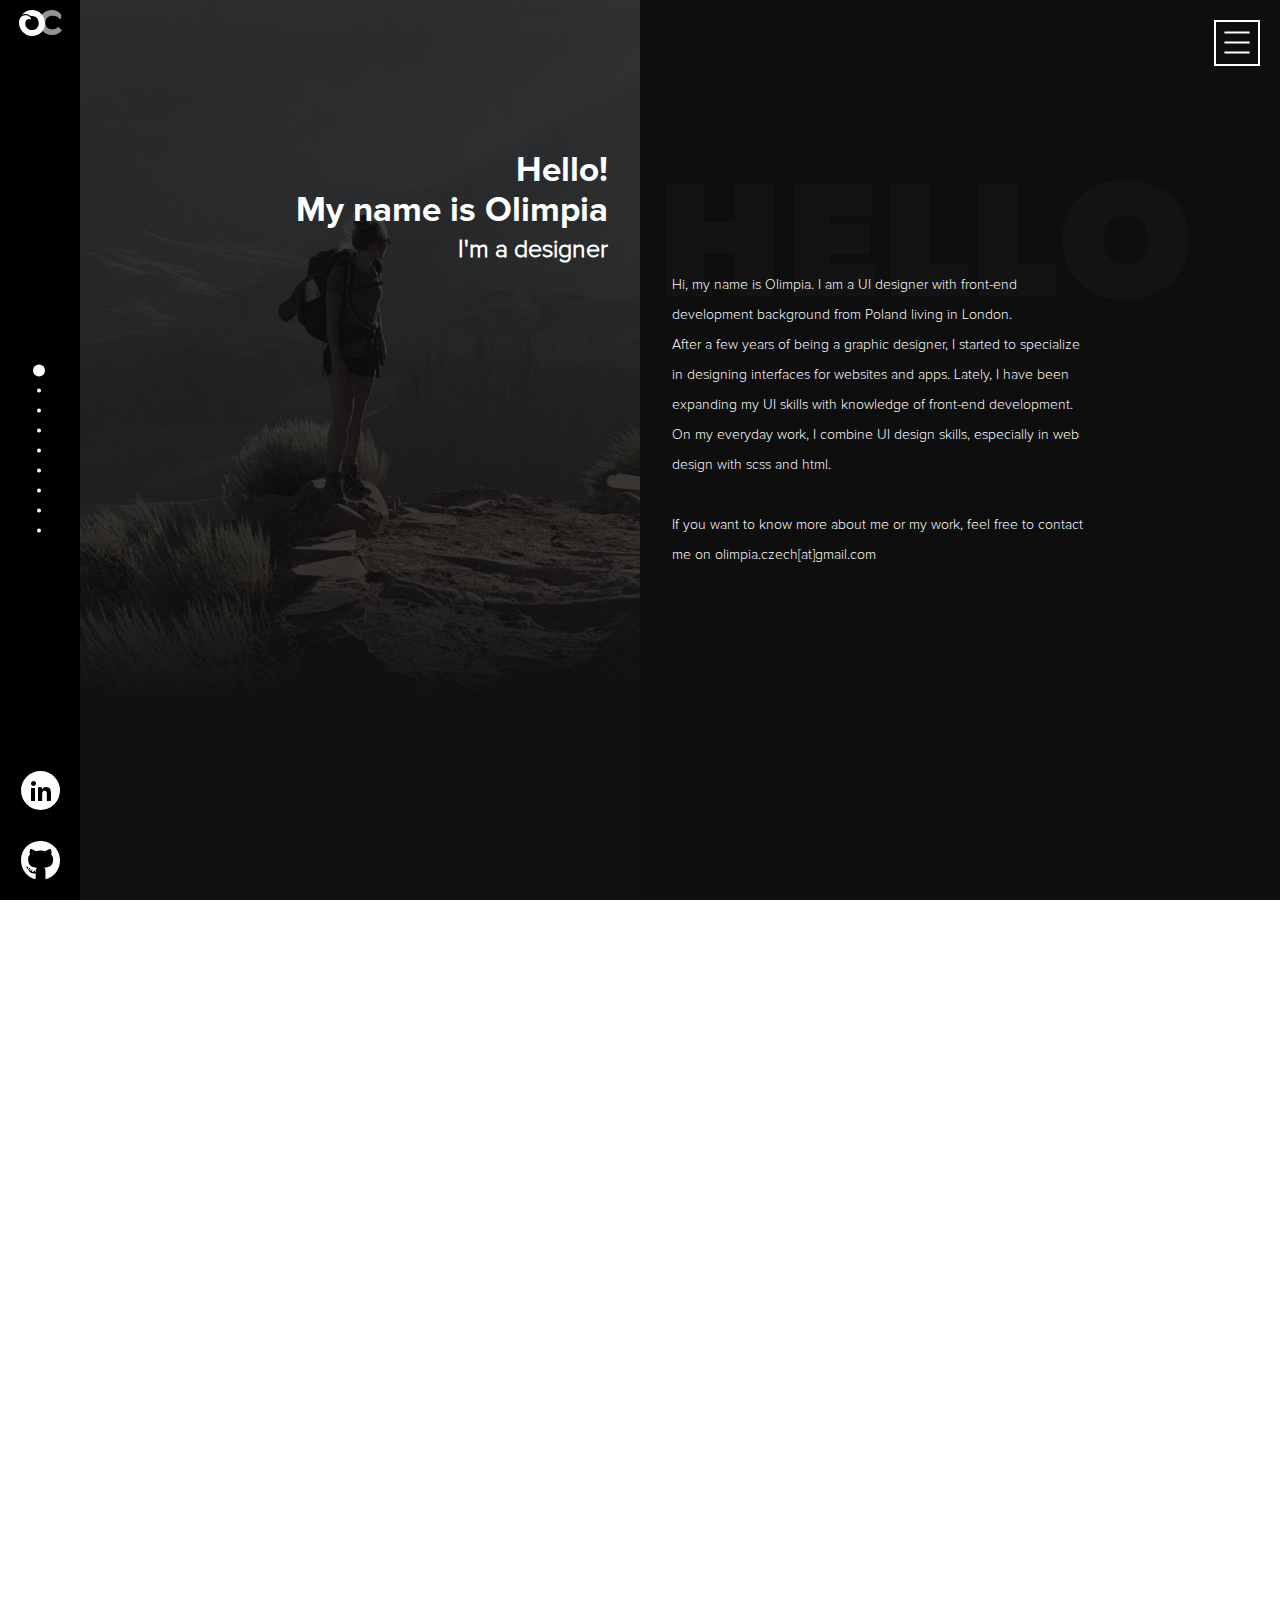
<file: index.html>
<!DOCTYPE html>
<html lang="en">

<head>
    <meta charset="UTF-8">
    <meta name="viewport" content="width=device-width, initial-scale=1.0">
    <meta http-equiv="X-UA-Compatible" content="ie=edge">
    <title>Olimpia Czech Portfolio</title>
    <link rel="stylesheet" href="./css/index.css">
</head>

<body>
    <div class="main-wrapper">

        <div class="menu-open">
            <div class="header__top">
                <img src="./Assets/oc_logo.svg" alt="" class="header__logo">
                <div class="header__menu">
                    <img src="./Assets/menu_close.svg" alt="" class="header__menu-icon close">
                </div>
            </div>

            <div class="menu-open__items">
                <a data-menuanchor="about" href="./index.html">ABOUT</a>
                <a data-menuanchor="cajtel" href="./index.html#cajtel">CAJTEL</a>
                <a data-menuanchor="woodland" href="./index.html#woodland">WOODLAND</a>
                <a data-menuanchor="bondex" href="./index.html#bondex">BONDEX</a>
                <a data-menuanchor="maciej" href="./index.html#maciej">MACIEJ</a>
                <a data-menuanchor="brycki" href="./index.html#brycki">BRYCKI</a>
                <a data-menuanchor="spmedia" href="./index.html#spmedia">SPMEDIA</a>
                <a data-menuanchor="maya" href="./index.html#maya">MAYA</a>
                <a data-menuanchor="contact" href="./index.html#contact">CONTACT</a>
            </div>
        </div>
        <div class="nav-wrapper">
            <div class="left-block">
                <img src="./Assets/oc_logo.svg" alt="" />
                <div class="contact-icons">
                    <a href="https://www.linkedin.com/in/olimpia-czech-9b97721b0/" target="_blank">
                    <img src="./Assets/in_logo.svg" alt=""></a>
                    <a href="https://github.com/OlimpiaCC" target="_blank">
                    <img src="./Assets/git_logo.svg" alt=""></a></div>
            </div>
            <div class="menu-icon">
                <img src="./Assets/menu_icon.svg" alt="" class="open">
            </div>
        </div>

        <div class="fullpage">
            <div class="section">
                <div class="section-one" id="about">
                    <div class="section-one__left">
                        <div class="left-box-title">
                            <div class="title">

                                <h1>Hello!</h1>

                                <h1> My name is Olimpia</h1>
                                <h2>I'm a designer</h2>
                            </div>
                        </div>
                        <div class="left-text"></div>
                    </div>
                    <div class="section-one__right">
                        <div class="right-box-title">
                            <div class="title">

                            </div>
                        </div>
                        <div class="right-text">
                            <p>Hi, my name is Olimpia. I am a UI designer with
                                front-end development background from Poland living in London. <br>After a
                                few years of being a graphic designer, I started to specialize in designing interfaces
                                for websites and apps.

                                Lately, I have been expanding my UI skills with knowledge of front-end development. On
                                my everyday work, I combine UI design skills, especially in web design with scss and
                                html.<br><br> If you want to know more about me or my work, feel free to contact me on
                                olimpia.czech[at]gmail.com </p>
                        </div>
                    </div>
                </div>
            </div>
            <div class="section">
                <div class="section-two" id="cajtel">
                    <div class="section__text-box">
                        <h2>Legal office</h2>
                        <h1>Joanna Cajtel</h1>
                        <p>A simple website created for a legal office. The main task was to present
                            the scope of law
                            specialization.
                            <br> I was responsible for creating layouts for desktop and mobile.

                        </p>
                        <p>Scope: UI</p>
                        <div class="section-two__button-box">
                            <a href="./cajtel.html" class="button-more">See more</a>
                        </div>
                    </div>
                    <div class="section__image-box">
                        <div class="image-desktop cajtel"></div>
                    </div>
                </div>

            </div>
            <div class="section">
                <div class="section-three" id="woodland">
                    <div class="section__text-box">
                        <h2>Hotel</h2>
                        <h1>Woodland</h1>
                        <p>Woodland is a hotel located in the deep Polish forest. My task was to create a
                            website for
                            the hotel, both in terms of graphic design and front-end. For more information
                            click button
                            below.
                        </p>
                        <p>Scope: UX, UI, Front-end</p>
                        <div class="section__button-box">
                            <a href="./woodland.html" class="button-more">See more</a>
                        </div>
                    </div>
                    <div class="section__image-box">
                        <div class="image-desktop woodland"></div>
                    </div>
                </div>
            </div>
            <div class="section">
                <div class="section-four" id="bondex">
                    <div class="section__text-box">
                        <h2>Paint manufacturer
                        </h2>
                        <h1>Bondex Smart Paint</h1>
                        <p>Website created for a new product series of a popular Polish manufacturer of
                            interior paints
                            and wood protection products. My main task was to create UX mockups and graphic
                            layouts.
                            To learn more about the project, click the button below.


                        </p>
                        <p>Scope: UX, UI</p>
                        <div class="section__button-box">
                            <a href="./bondex.html" class="button-more">See more</a>
                        </div>
                    </div>
                    <div class="section__image-box">
                        <div class="image-desktop bondex"></div>
                    </div>
                </div>
            </div>

            <div class="section">
                <div class="section-five" id="maciej">
                    <div class="section__text-box">
                        <h2>Personal Portfolio
                        </h2>
                        <h1>Maciej</h1>
                        <p>A simple one-page website presenting a personal portfolio. An interesting
                            functionality on
                            this page is the use of dynamic illustrations designed on layers. The layers
                            move at
                            different speeds as you scroll the page giving the illusion of perspective.



                            <br>Click the button to visit the page.
                        </p>
                        <p>Scope: Graphic Design</p>
                        <div class="section__button-box">
                            <a href="https://maciej.uk/" target="_blank" class="button-more">See more</a>
                        </div>
                    </div>
                    <div class="section__image-box">
                        <div class="image-desktop maciej"></div>
                    </div>
                </div>
            </div>

            <div class="section">
                <div class="section-six" id="brycki">
                    <div class="section__text-box">
                        <h2>Renovation services

                        </h2>
                        <h1>Brycki</h1>
                        <p>Brycki is a company specializing in the sale of window and door systems and
                            provides
                            comprehensive assembly and construction services. My task was to create a UI of
                            simple page
                            informing about the range of products and services.

                        </p>
                        <p>Scope: UX/UI</p>
                        <div class="section__button-box">
                            <a href="./brycki.html" class="button-more">See more</a>
                        </div>
                    </div>
                    <div class="section__image-box">
                        <div class="image-desktop brycki"></div>
                    </div>
                </div>
            </div>

            <div class="section">
                <div class="section-seven" id="spmedia">
                    <div class="section__text-box">
                        <h2>Advertising agency


                        </h2>
                        <h1>SPMEDIA</h1>
                        <p>SP Media is an advertising agency focusing on activities in the area of the
                            Internet. My task
                            was to create a new UX and graphic design for the website.<br>


                        </p>
                        <p>Scope: UX, UI</p>
                        <div class="section__button-box">
                            <a href="./spmedia.html" class="button-more">See more</a>
                        </div>
                    </div>
                    <div class="section__image-box">
                        <div class="image-desktop spmedia"></div>
                    </div>
                </div>
            </div>

            <div class="section">
                <div class="section-eight" id="maya">
                    <div class="section__text-box">
                        <h2 class="black">Hairdresser


                        </h2>
                        <h1 class="black">MAYA</h1>
                        <p class="black">Maya is a hair salon. My task was to create a simple, modern, clean
                            website
                            referring to the character of the brand. I was responsible for both design and
                            front-end.
                        </p>
                        <p class="black">Scope: UI, Front-end</p>
                        <div class="section__button-box">
                            <a href="./maya.html" class="button-more black-button">See more</a>

                        </div>
                    </div>
                    <div class="section__image-box">
                        <div class="image-desktop maya"></div>
                    </div>
                </div>
            </div>

            <div class="section">
                <div class="section-nine">
                    <div class="section__text-box">
                        <div class="contact-email">
                            <h1>You can reach me via email at</h2>
                                <a href="mailto: olimpia.czech@gmail.com"> olimpia.czech@gmail.com</a>
                        </div>
                        <div class="contact-sm">
                            <h1>I am also on </h2>
                                <a href="https://www.linkedin.com/in/olimpia-czech-9b97721b0/" target="_blank"> linkedin</a>
                                <a href="https://www.facebook.com/olimpia.czech" target="_blank"> facebook</a>
                                <a href="https://github.com/OlimpiaCC" target="_blank"> github</a>
                        </div>
                        <div class="contact-img"></div>
                    </div>

                </div>
            </div>
        </div>
    </div>
    <script src="./js/menu.js"></script>
    <script type="text/javascript" src="./js/fullpage.js"></script>
    <script>
        if (window.innerWidth > 750) {
            var myFullpage = new fullpage('.fullpage', {
                //Navigation
                // menu: '#menu',
                menu: ".menu-open__items",
                lockAnchors: true,
                anchors: ['about', 'cajtel', 'woodland', 'bondex', 'maciej', 'brycki', 'spmedia',
                    'maya',
                    'contact'
                ],
                navigation: true,
                navigationPosition: 'left',
                // navigationTooltips: ['About me', 'Cajtel', 'Woodland', 'Bondex', 'Maciej', 'Brycki', 'SPmedia',
                //     'Maya', 'Contact me'
                // ],
                showActiveTooltip: true,
                slidesNavigation: true,
                slidesNavPosition: 'bottom',

                //Scrolling
                css3: false,
                scrollingSpeed: 700,
                autoScrolling: true,
                fitToSection: true,
                fitToSectionDelay: 1000,
                scrollBar: false,
                easing: 'easeInOutCubic',
                easingcss3: 'ease',
                loopBottom: false,
                loopTop: false,
                loopHorizontal: true,
                continuousVertical: false,
                continuousHorizontal: false,
                scrollHorizontally: false,
                interlockedSlides: false,
                dragAndMove: false,
                offsetSections: false,
                resetSliders: false,
                fadingEffect: false,
                normalScrollElements: '#element1, .element2',
                scrollOverflow: true,
                scrollOverflowReset: false,
                scrollOverflowOptions: null,
                touchSensitivity: 15,
                bigSectionsDestination: null,

                //Accessibility
                keyboardScrolling: true,
                animateAnchor: true,
                recordHistory: true,

                //Design
                controlArrows: true,
                verticalCentered: true,
                sectionsColor: ['#ccc', '#fff'],
                paddingTop: '0px',
                paddingBottom: '0px',
                fixedElements: '#header, .footer',
                responsiveWidth: 0,
                responsiveHeight: 0,
                responsiveSlides: false,
                parallax: false,
                parallaxOptions: {
                    type: 'reveal',
                    percentage: 62,
                    property: 'translate'
                },
                cards: false,
                cardsOptions: {
                    perspective: 100,
                    fadeContent: true,
                    fadeBackground: true
                },

                //Custom selectors
                sectionSelector: '.section',
                slideSelector: '.slide',

                lazyLoading: true,

                //events
                onLeave: function (origin, destination, direction) {},
                afterLoad: function (origin, destination, direction) {},
                afterRender: function () {},
                afterResize: function (width, height) {},
                afterReBuild: function () {},
                afterResponsive: function (isResponsive) {},
                afterSlideLoad: function (section, origin, destination, direction) {},
                onSlideLeave: function (section, origin, destination, direction) {}
            })
        }
    </script>

</body>

</html>
</file>
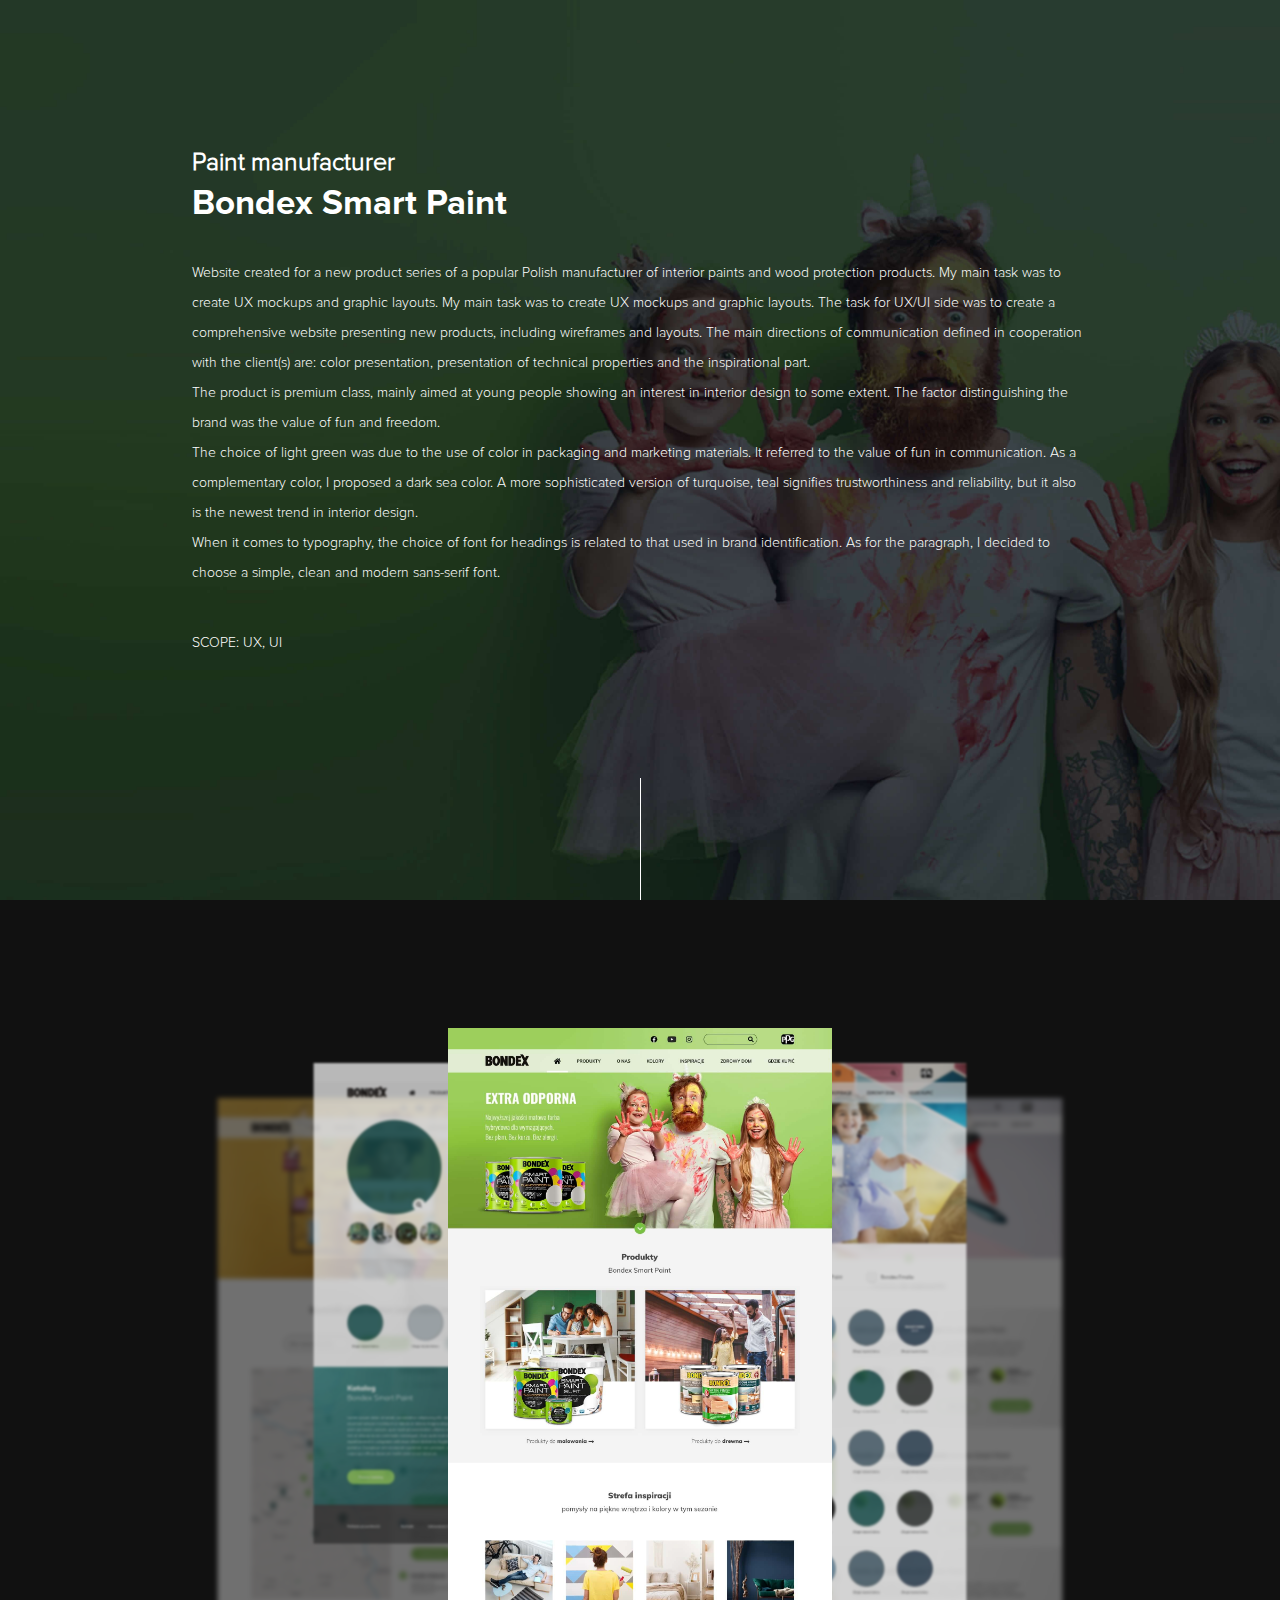
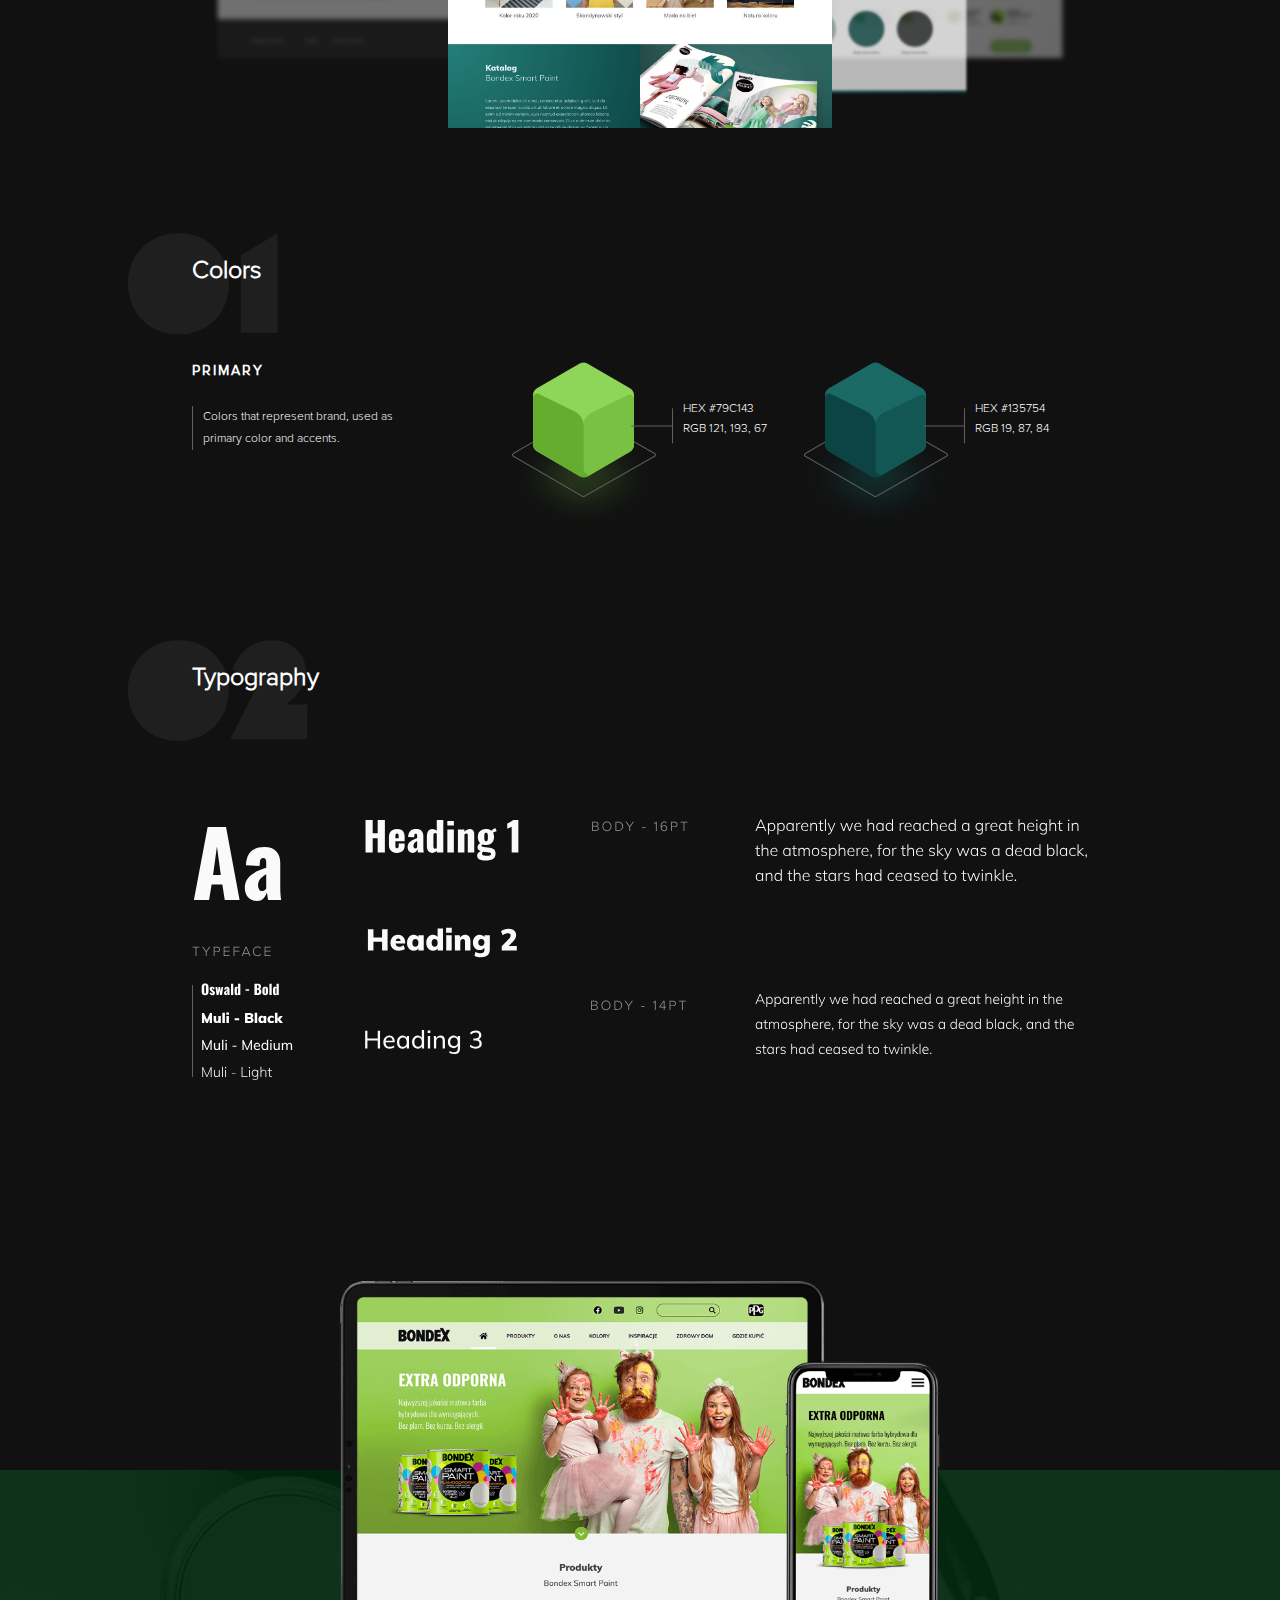
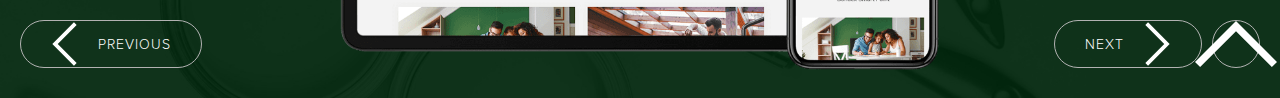
<file: bondex.html>
<!DOCTYPE html>
<html lang="en">

<head>
    <meta charset="UTF-8">
    <meta name="viewport" content="width=device-width, initial-scale=1.0">
    <meta http-equiv="X-UA-Compatible" content="ie=edge">
    <title>Bondex Smart Paint</title>
    <link rel="stylesheet" href="./css/index.css">
</head>

<body>
    <div class="case-wrapper">
        <!-- <div class="menu-open">
            <div class="header__top">
                <img src="./Assets/oc_logo.svg" alt="" class="header__logo">
                <div class="header__menu">
                    <img src="./Assets/menu_close.svg" alt="" class="header__menu-icon close">
                </div>
            </div>

            <div class="menu-open__items">
                <a data-menuanchor="about" href="./index.html">ABOUT</a>
                <a data-menuanchor="cajtel" href="./index.html#cajtel">CAJTEL</a>
                <a data-menuanchor="woodland" href="./index.html#woodland">WOODLAND</a>
                <a data-menuanchor="bondex" href="./index.html#bondex">BONDEX</a>
                <a data-menuanchor="maciej" href="./index.html#maciej">MACIEJ</a>
                <a data-menuanchor="brycki" href="./index.html#brycki">BRYCKI</a>
                <a data-menuanchor="spmedia" href="./index.html#spmedia">SPMEDIA</a>
                <a data-menuanchor="maya" href="./index.html#maya">MAYA</a>
                <a data-menuanchor="contact" href="./index.html#contact">CONTACT</a>


            </div>
        </div> -->
        <div class="case-header bondex-bg">
            <!-- <div class="menu-icon">
                <img src="./Assets/menu_icon.svg" alt="" class="open">
            </div> -->
            <div class="case-text">


                <div class="case-title">
                    <h2>Paint manufacturer</h2>
                    <h1>Bondex Smart Paint</h1>
                </div>
                <p>Website created for a new product series of a popular Polish manufacturer of interior paints and wood
                    protection products. My main task was to create UX mockups and graphic layouts.

                    My main task was to create UX mockups and graphic layouts. The task for UX/UI side was to create a
                    comprehensive website presenting new products, including wireframes and layouts. The main directions
                    of communication defined in cooperation with the client(s) are: color presentation, presentation of
                    technical properties and the inspirational part. <br>

                    The product is premium class, mainly aimed at young people showing an interest in interior design to
                    some extent. The factor distinguishing the brand was the value of fun and freedom. <br>

                    The choice of light green was due to the use of color in packaging and marketing materials. It
                    referred to the value of fun in communication. As a complementary color, I proposed a dark sea
                    color. A more sophisticated version of turquoise, teal signifies trustworthiness and reliability,
                    but it also is the newest trend in interior design.
                    <br>

                    When it comes to typography, the choice of font for headings is related to that used in brand
                    identification. As for the paragraph, I decided to choose a simple, clean and modern sans-serif
                    font.</p>
                <p>SCOPE: UX, UI</p>
                <!-- <a href="" class="button-see button">SEE WEBSITE</a> -->
            </div>
            <img src="./Assets/line.svg" alt="" class="line">
        </div>

        <div class="bondex-case-slider">

            <div class="carousel">
                <ul class="carousel__list">
                    <li class="carousel__item" data-pos="-2">1</li>
                    <li class="carousel__item" data-pos="-1">2</li>
                    <li class="carousel__item" data-pos="0">3</li>
                    <li class="carousel__item" data-pos="1">4</li>
                    <li class="carousel__item" data-pos="2">5</li>

                </ul>
            </div>
        </div>

        <div class="case-colors">

            <h2>Colors</h2>
            <div class="case-color-box">

                <div class="case-color-box__text">
                    <h3>Primary</h3>
                    <p>Colors that represent brand, used as primary color and accents.</p>
                </div>

                <div class="primary-colors">

                    <img src="./Assets/bondex_color1.png" alt="">
                    <div class="primary-colors__codes">
                        <p>HEX #79C143
                        </p>
                        <p>RGB 121, 193, 67</p>
                    </div>
                </div>


                <div class="bg-colors">
                    <!-- <div class="bg-colors__text">
                        <h3>Background</h3>
                        <p>Grayscales that made up the background and text color.</p>
                    </div> -->
                    <img src="./Assets/bondex_color2.png" alt="">
                    <div class="bg-colors__codes">
                        <p>HEX #135754
                        </p>
                        <p>RGB 19, 87, 84</p>
                    </div>
                </div>
            </div>

        </div>

        <dov class="case-typo">
            <h2>Typography</h2>
            <div class="typo-box">
                <img src="./Assets/bondex_typo1.svg" alt="">
                <img src="./Assets/bondex_typo2.svg" alt="">
                <img src="./Assets/bondex_typo3.svg" alt="" class="last-typo">
            </div>
        </dov>

        <div class="footer">
            <img src="./Assets/bondex_mu.png" alt="" class="mockup">
            <img src="./Assets/bondex_footer.jpg" alt="" class="footer-bg">
            <div class="footer-buttons">
                <div class="button-left"> <a href="./woodland.html" class="button-prev"><img src="./Assets/arrow_prev.svg" alt="" class="button-prev-sym"> PREVIOUS
                    
                </a></div>
                <div class="button-right">
                    <a href="./brycki.html" class="button-next">NEXT 
            <img src="./Assets/arrow_next.svg" alt="" class="button-next-sym">
        </a>


                    <a href="" class="button-up">
            <img src="./Assets/arrow_up.svg" alt="">
        </a></div>




            </div>
        </div>

    </div>




    </div>
    <script src="./js/carousel.js"></script>
    <script src="./js/menu.js"></script>

</body>

</html>
</file>
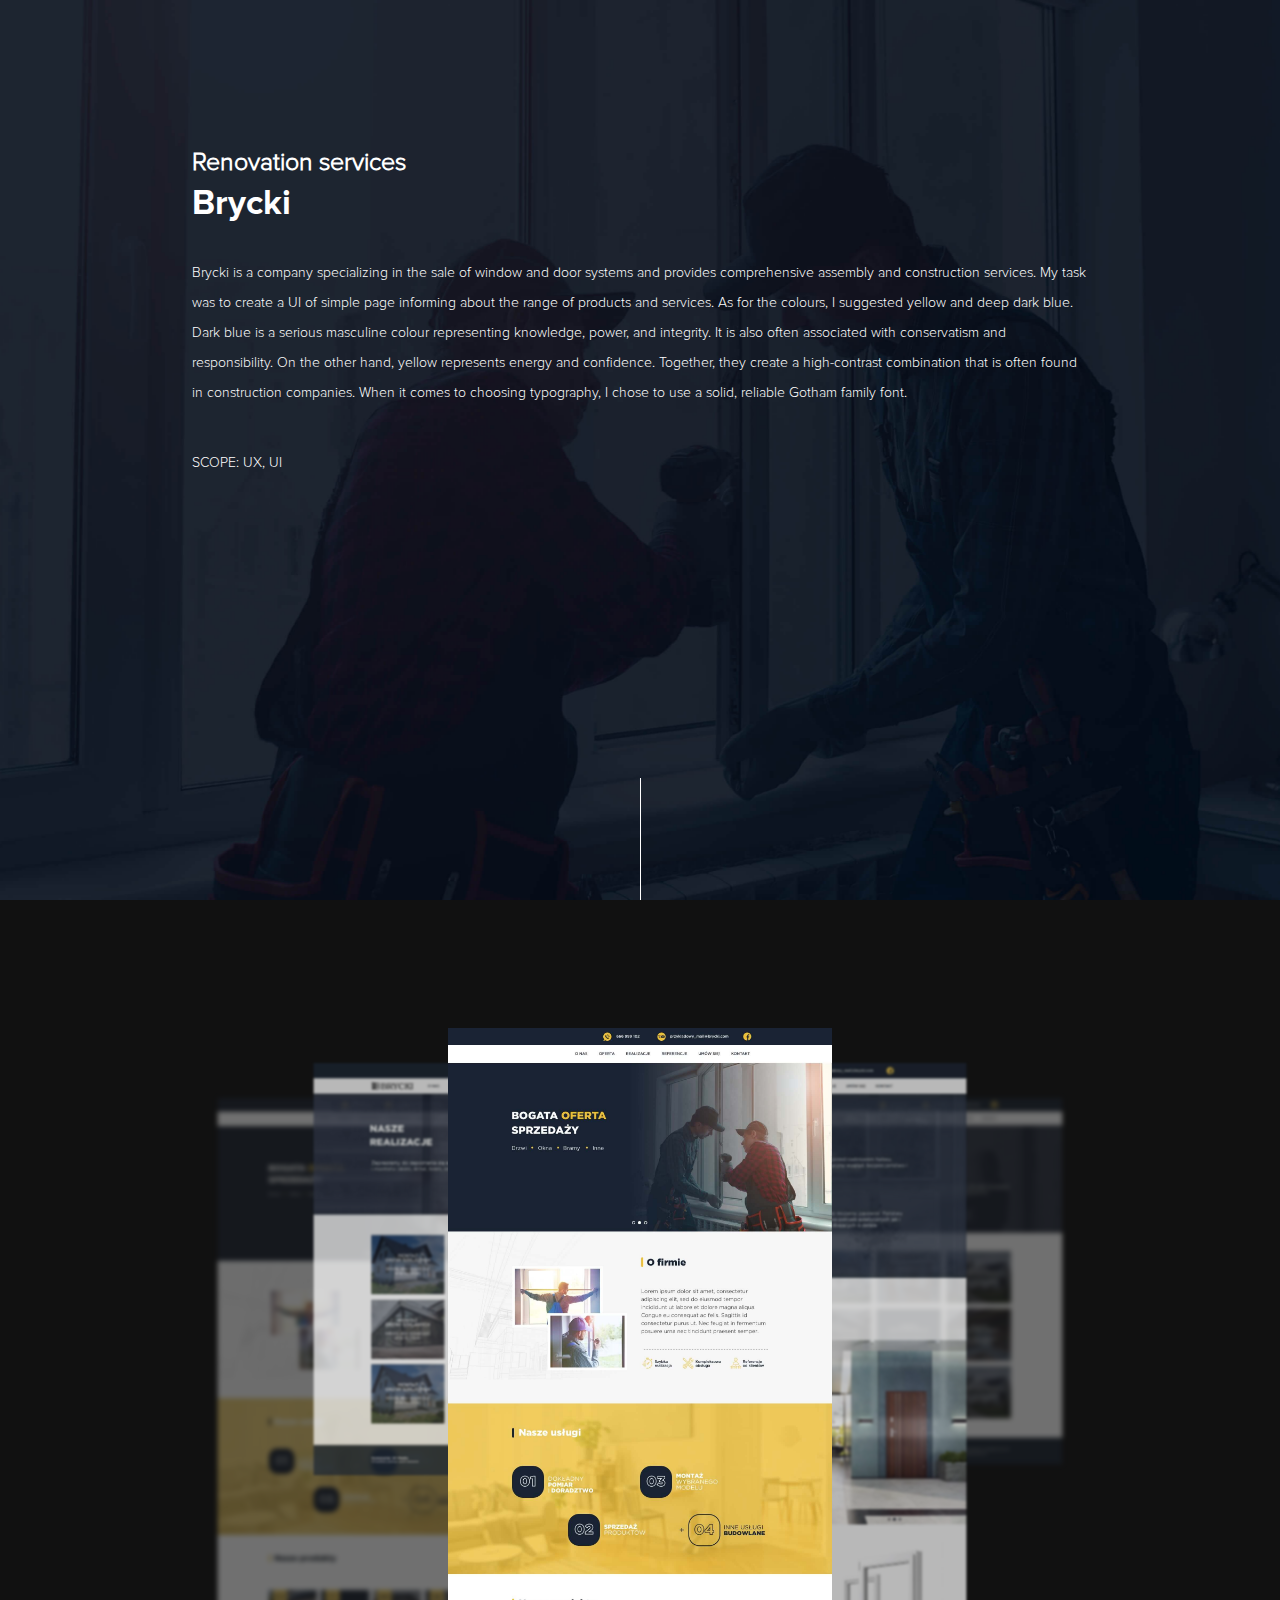
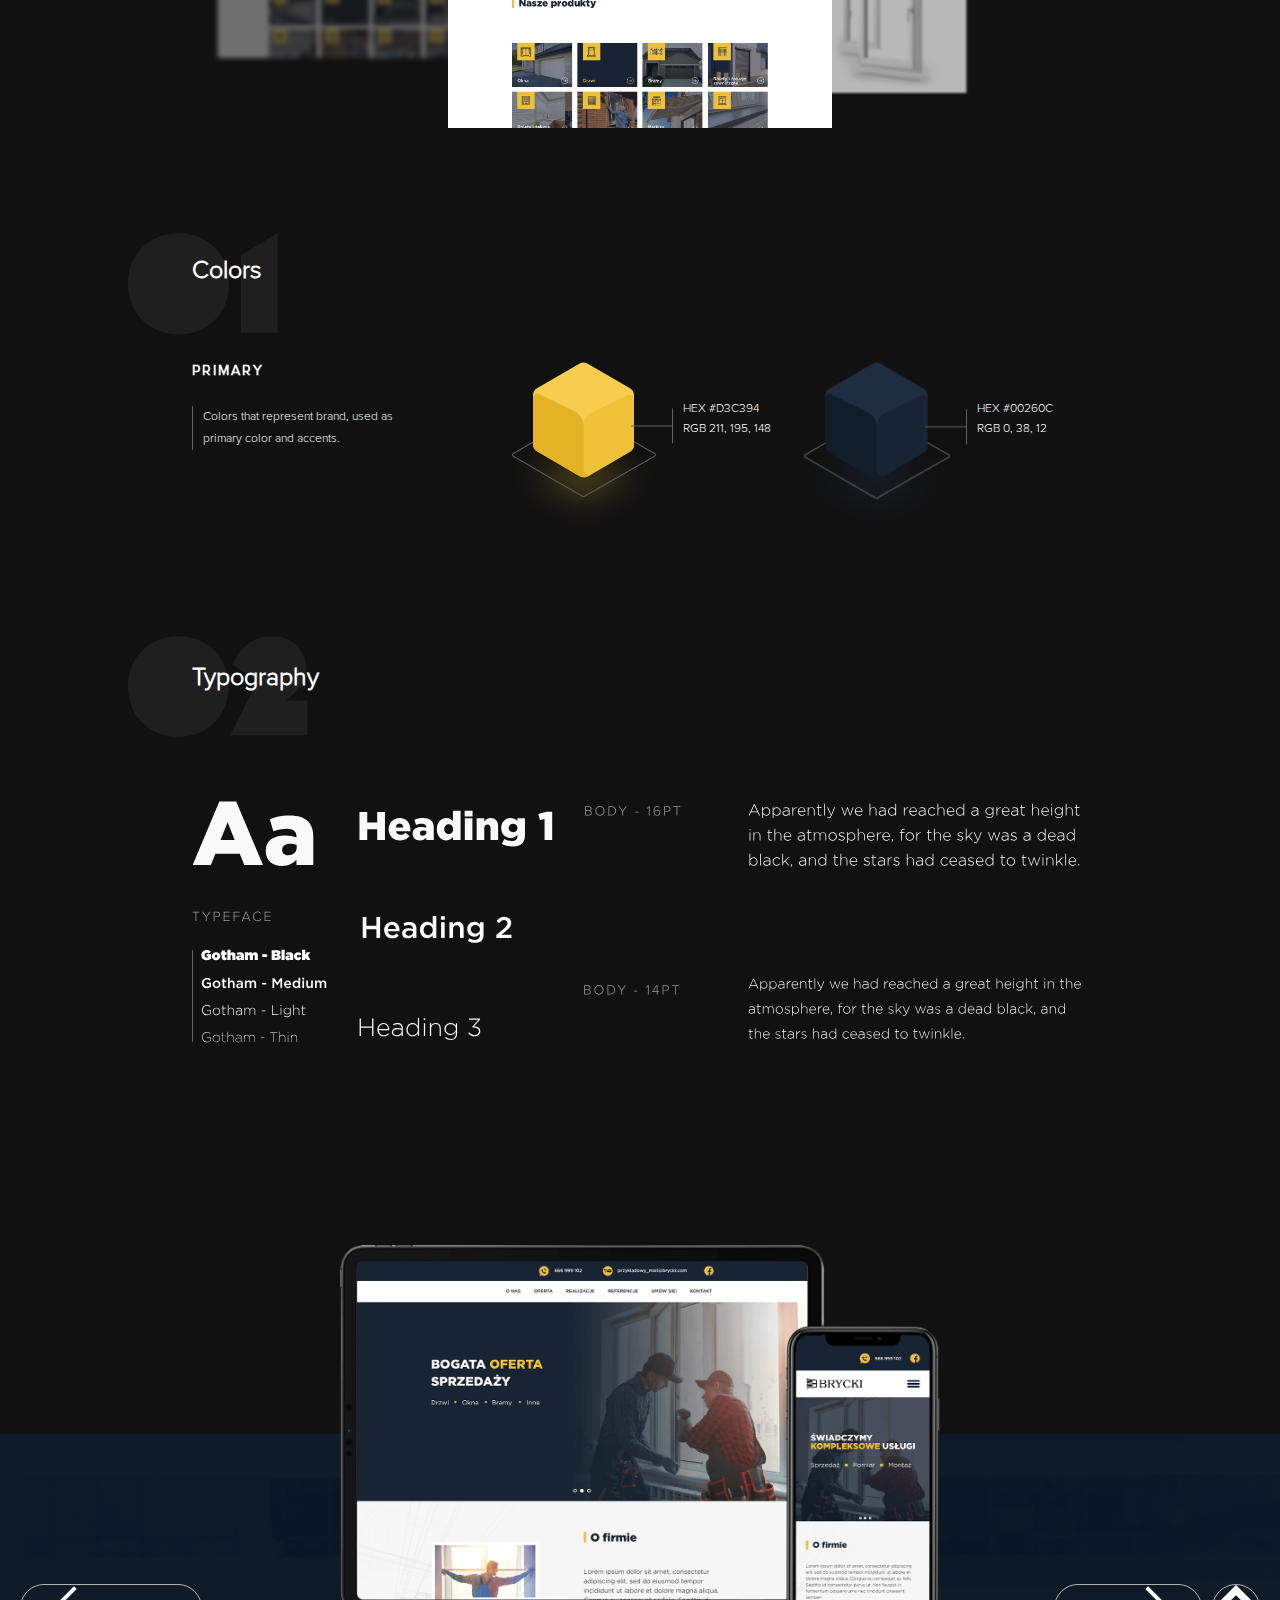
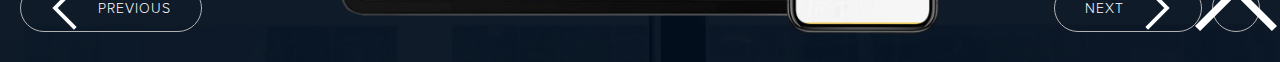
<file: brycki.html>
<!DOCTYPE html>
<html lang="en">

<head>
    <meta charset="UTF-8">
    <meta name="viewport" content="width=device-width, initial-scale=1.0">
    <meta http-equiv="X-UA-Compatible" content="ie=edge">
    <title>Brycki</title>
    <link rel="stylesheet" href="./css/index.css">
</head>

<body>
    <div class="case-wrapper">
        <!-- <div class="menu-open">
            <div class="header__top">
                <img src="./Assets/oc_logo.svg" alt="" class="header__logo">
                <div class="header__menu">
                    <img src="./Assets/menu_close.svg" alt="" class="header__menu-icon close">
                </div>
            </div>

            <div class="menu-open__items">
                <a data-menuanchor="about" href="./index.html">ABOUT</a>
                <a data-menuanchor="cajtel" href="./index.html#cajtel">CAJTEL</a>
                <a data-menuanchor="woodland" href="./index.html#woodland">WOODLAND</a>
                <a data-menuanchor="bondex" href="./index.html#bondex">BONDEX</a>
                <a data-menuanchor="maciej" href="./index.html#maciej">MACIEJ</a>
                <a data-menuanchor="brycki" href="./index.html#brycki">BRYCKI</a>
                <a data-menuanchor="spmedia" href="./index.html#spmedia">SPMEDIA</a>
                <a data-menuanchor="maya" href="./index.html#maya">MAYA</a>
                <a data-menuanchor="contact" href="./index.html#contact">CONTACT</a>


            </div>
        </div> -->
        <div class="case-header brycki-bg">
            <!-- <div class="menu-icon">
                <img src="./Assets/menu_icon.svg" alt="" class="open">
            </div> -->
            <div class="case-text">


                <div class="case-title">
                    <h2>Renovation services

                    </h2>
                    <h1>Brycki</h1>
                </div>
                <p>Brycki is a company specializing in the sale of window and door systems and provides comprehensive
                    assembly and construction services. My task was to create a UI of simple page informing about the
                    range of products and services.

                    As for the colours, I suggested yellow and deep dark blue. Dark blue is a serious masculine colour
                    representing knowledge, power, and integrity. It is also often associated with conservatism and
                    responsibility. On the other hand, yellow represents energy and confidence. Together, they create a
                    high-contrast combination that is often found in construction companies. When it comes to choosing
                    typography, I chose to use a solid, reliable Gotham family font.
                </p>
                <p>SCOPE: UX, UI</p>
                <!-- <a href="" class="button-see button">SEE WEBSITE</a> -->
            </div>
            <img src="./Assets/line.svg" alt="" class="line">
        </div>

        <div class="brycki-case-slider">

            <div class="carousel">
                <ul class="carousel__list">
                    <li class="carousel__item" data-pos="-2">1</li>
                    <li class="carousel__item" data-pos="-1">2</li>
                    <li class="carousel__item" data-pos="0">3</li>
                    <li class="carousel__item" data-pos="1">4</li>
                    <li class="carousel__item" data-pos="2">5</li>
                </ul>
            </div>
        </div>

        <div class="case-colors">

            <h2>Colors</h2>
            <div class="case-color-box">
                <div class="case-color-box__text">
                    <h3>Primary</h3>
                    <p>Colors that represent brand, used as primary color and accents.</p>
                </div>
                <div class="primary-colors">

                    <img src="./Assets/brycki_color1.png" alt="">
                    <div class="primary-colors__codes">
                        <p>HEX #D3C394</p>
                        <p>RGB 211, 195, 148</p>
                    </div>
                </div>


                <div class="bg-colors">
                    <!-- <div class="bg-colors__text">
                        <h3>Background</h3>
                        <p>Grayscales that made up the background and text color.</p>
                    </div> -->
                    <img src="./Assets/brycki_color2.png" alt="">
                    <div class="bg-colors__codes">
                        <p>HEX #00260C</p>
                        <p>RGB 0, 38, 12</p>
                    </div>
                </div>
            </div>

        </div>

        <dov class="case-typo">
            <h2>Typography</h2>
            <div class="typo-box">
                <img src="./Assets/brycki_typo1.svg" alt="">
                <img src="./Assets/brycki_typo2.svg" alt="">
                <img src="./Assets/brycki_typo3.svg" alt="" class="last-typo">
            </div>
        </dov>

        <div class="footer">
            <img src="./Assets/brycki_mockup.png" alt="" class="mockup">
            <img src="./Assets/brycki_footer.jpg" alt="" class="footer-bg">
            <div class="footer-buttons">
                <div class="button-left"> <a href="./bondex.html" class="button-prev"><img src="./Assets/arrow_prev.svg" alt="" class="button-prev-sym"> PREVIOUS
                    
                </a></div>
                <div class="button-right">
                    <a href="./spmedia.html" class="button-next">NEXT 
            <img src="./Assets/arrow_next.svg" alt="" class="button-next-sym">
        </a>


                    <a href="" class="button-up">
            <img src="./Assets/arrow_up.svg" alt="">
        </a></div>




            </div>
        </div>

    </div>




    </div>
    <script src="./js/carousel.js"></script>
    <script src="./js/menu.js"></script>

</body>

</html>
</file>
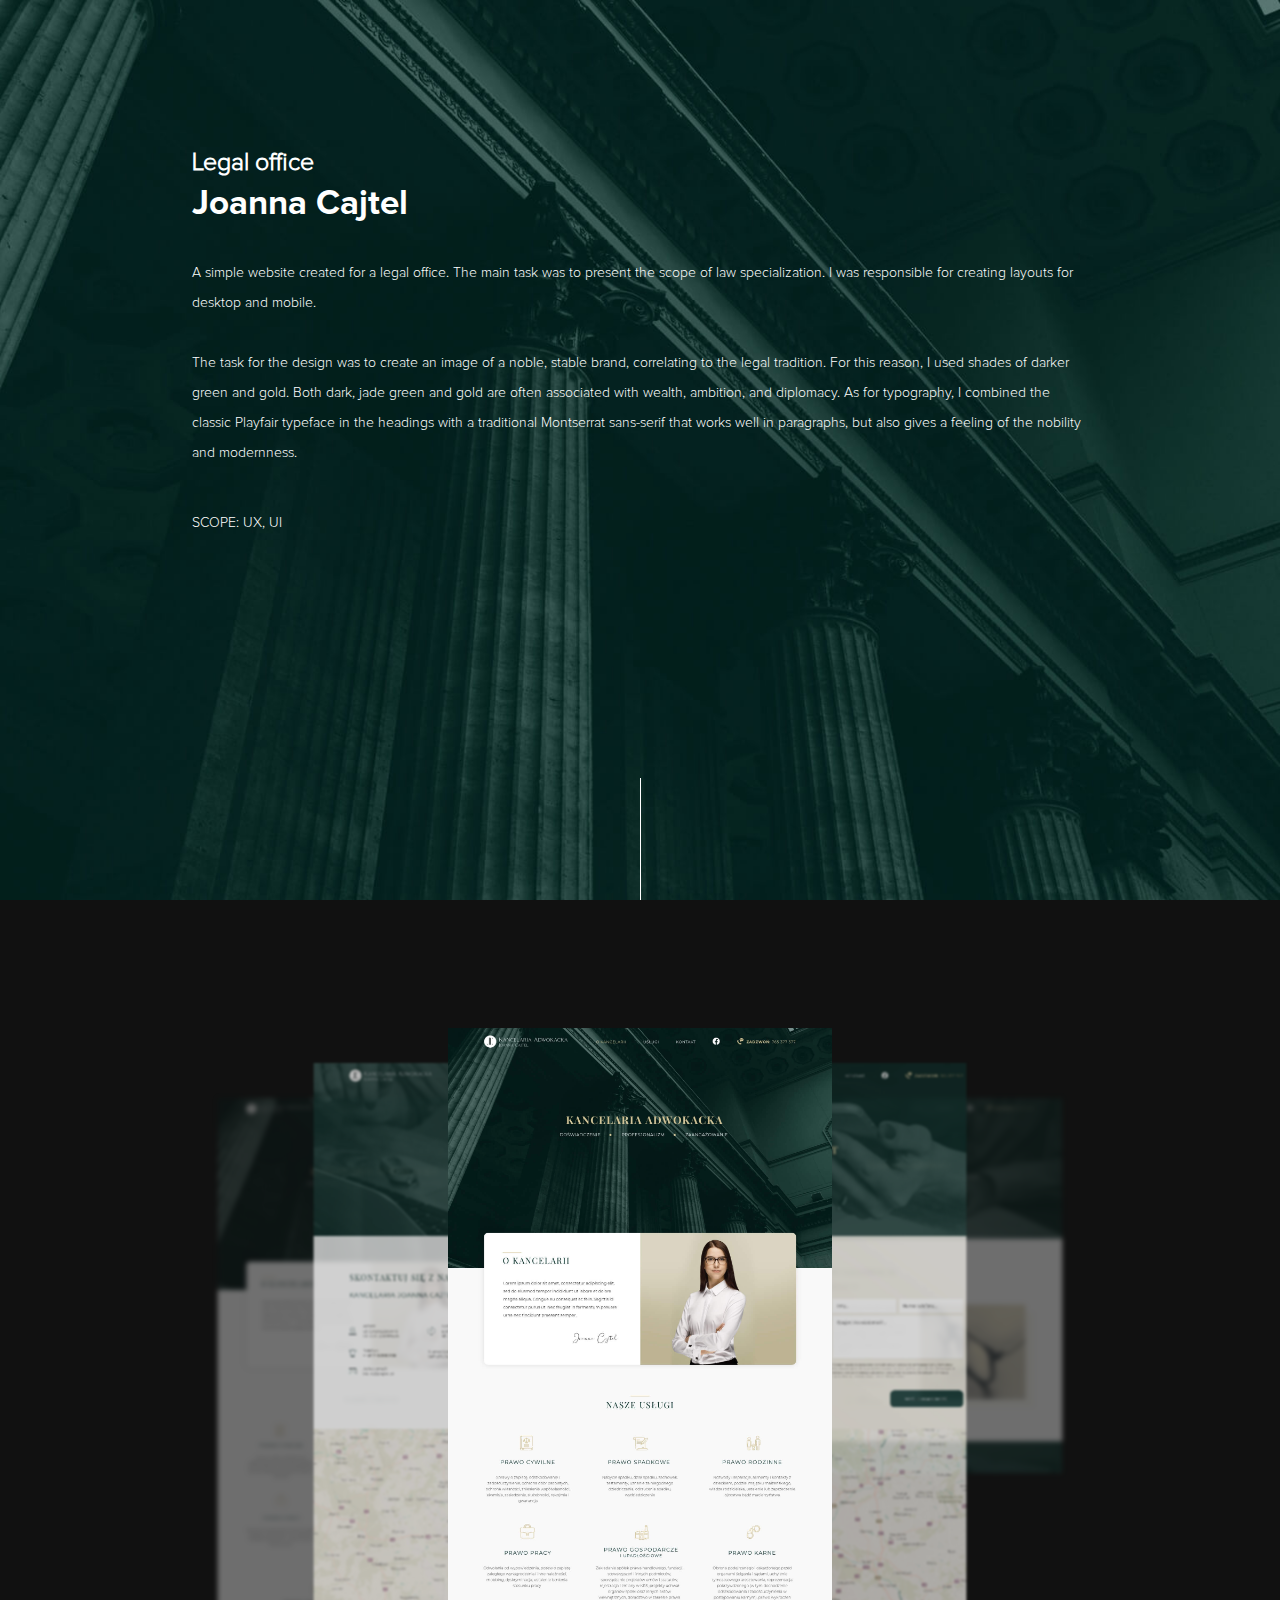
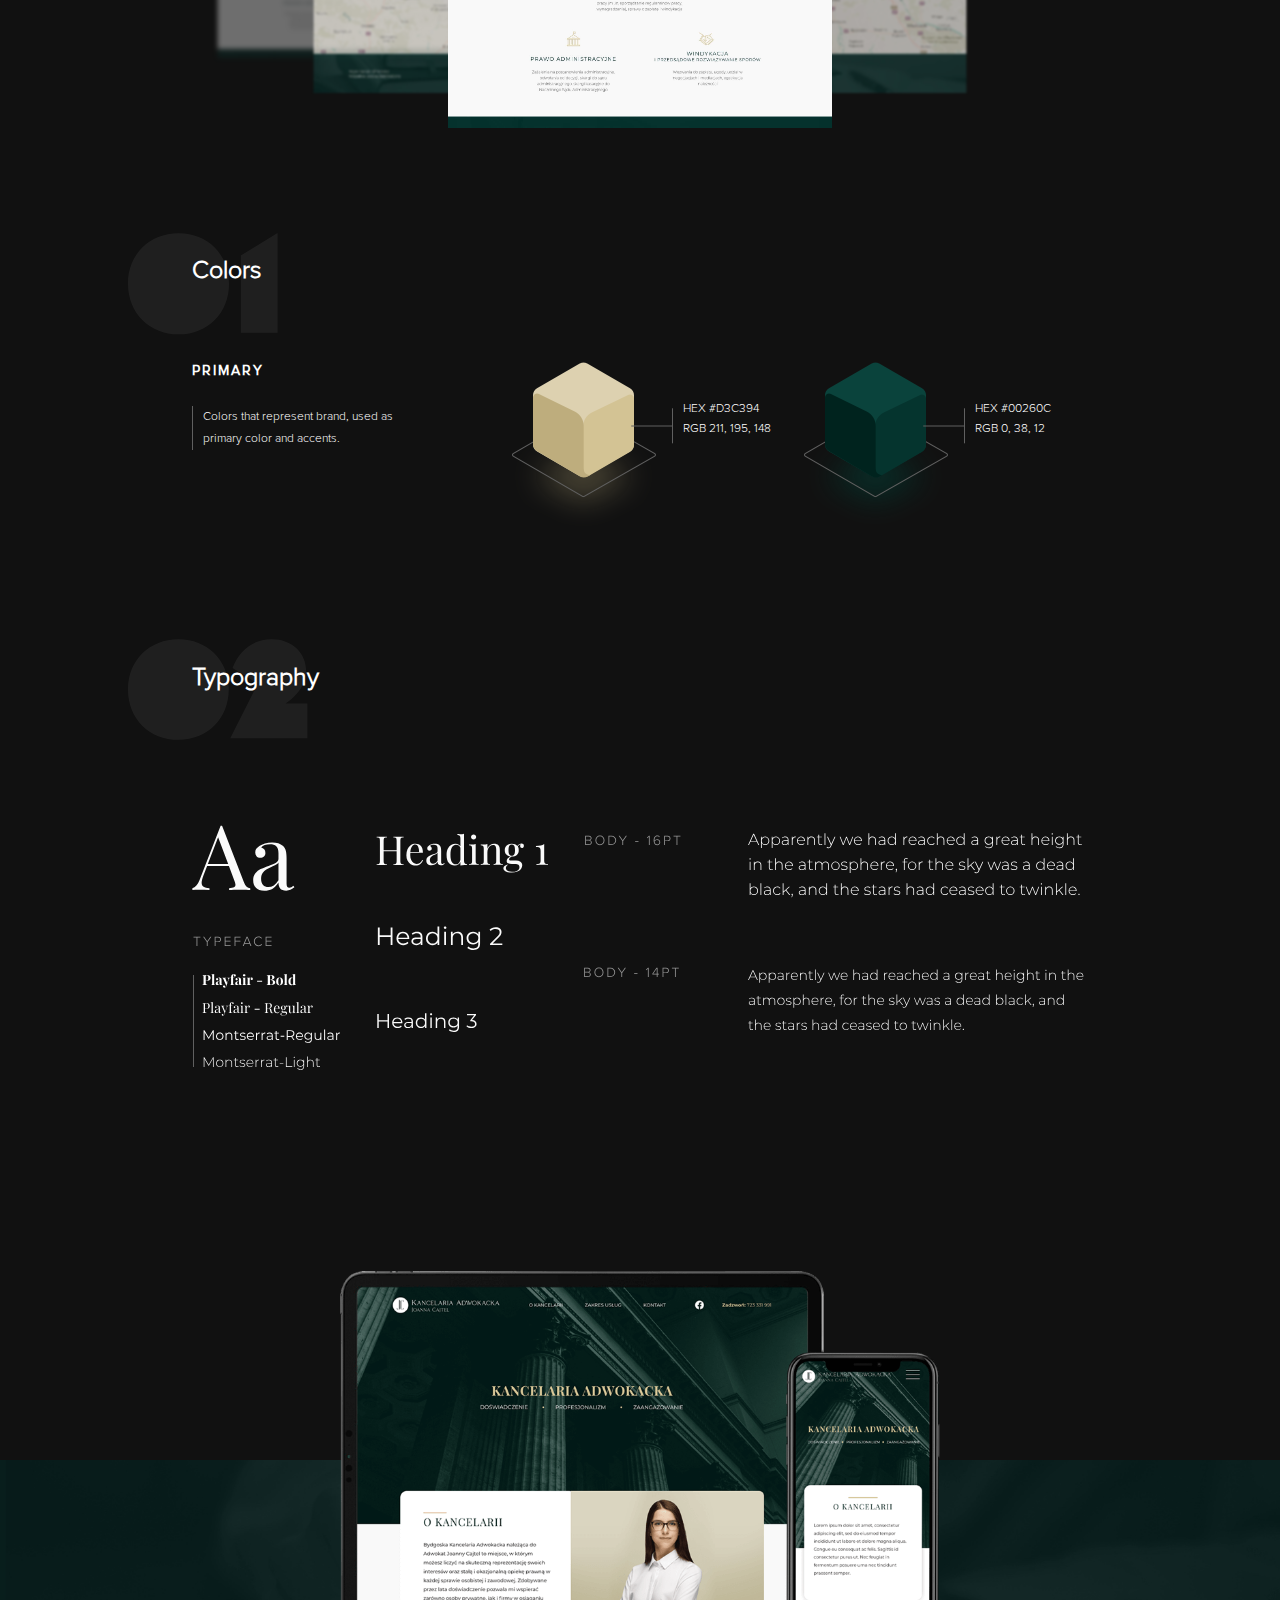
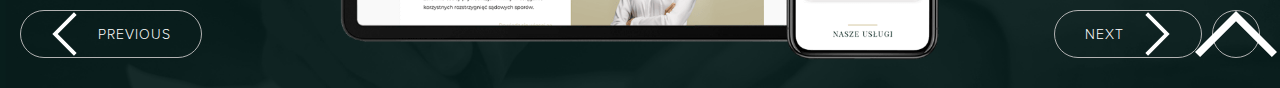
<file: cajtel.html>
<!DOCTYPE html>
<html lang="en">

<head>
    <meta charset="UTF-8">
    <meta name="viewport" content="width=device-width, initial-scale=1.0">
    <meta http-equiv="X-UA-Compatible" content="ie=edge">
    <title>Cajtel</title>
    <link rel="stylesheet" href="./css/index.css">
</head>

<body>
    <div class="case-wrapper">
        <!-- <div class="menu-open">
            <div class="header__top">
                <img src="./Assets/oc_logo.svg" alt="" class="header__logo">
                <div class="header__menu">
                    <img src="./Assets/menu_close.svg" alt="" class="header__menu-icon close">
                </div>
            </div>

            <div class="menu-open__items">
                <a data-menuanchor="about" href="./index.html">ABOUT</a>
                <a data-menuanchor="cajtel" href="./index.html#cajtel">CAJTEL</a>
                <a data-menuanchor="woodland" href="./index.html#woodland">WOODLAND</a>
                <a data-menuanchor="bondex" href="./index.html#bondex">BONDEX</a>
                <a data-menuanchor="maciej" href="./index.html#maciej">MACIEJ</a>
                <a data-menuanchor="brycki" href="./index.html#brycki">BRYCKI</a>
                <a data-menuanchor="spmedia" href="./index.html#spmedia">SPMEDIA</a>
                <a data-menuanchor="maya" href="./index.html#maya">MAYA</a>
                <a data-menuanchor="contact" href="./index.html#contact">CONTACT</a>


            </div>
        </div> -->
        <div class="case-header cajtel-bg">
            <!-- <div class="menu-icon">
                <img src="./Assets/menu_icon.svg" alt="" class="open">
            </div> -->
            <div class="case-text">


                <div class="case-title">
                    <h2>Legal office
                    </h2>
                    <h1>Joanna Cajtel</h1>
                </div>
                <p>A simple website created for a legal office. The main task was to present the scope of law
                    specialization.

                    I was responsible for creating layouts for desktop and mobile.


                    <br> <br>The task for the design was to create an image of a noble, stable brand, correlating to the
                    legal tradition. For this reason, I used shades of darker green and gold. Both dark, jade green and
                    gold are often associated with wealth, ambition, and diplomacy. As for typography, I combined the
                    classic Playfair typeface in the headings with a traditional Montserrat sans-serif that works well
                    in paragraphs, but also gives a feeling of the nobility and modernness.
                </p>
                <p>SCOPE: UX, UI</p>
                <!-- <a href="" class="button-see button">SEE WEBSITE</a> -->
            </div>
            <img src="./Assets/line.svg" alt="" class="line">
        </div>

        <div class="cajtel-case-slider">

            <div class="carousel">
                <ul class="carousel__list">
                    <li class="carousel__item" data-pos="-2">1</li>
                    <li class="carousel__item" data-pos="-1">2</li>
                    <li class="carousel__item" data-pos="0">3</li>
                    <li class="carousel__item" data-pos="1">4</li>
                    <li class="carousel__item" data-pos="2">5</li>
                </ul>
            </div>
        </div>

        <div class="case-colors">

            <h2>Colors</h2>
            <div class="case-color-box">
                <div class="case-color-box__text">
                    <h3>Primary</h3>
                    <p>Colors that represent brand, used as primary color and accents.</p>
                </div>
                <div class="primary-colors">

                    <img src="./Assets/cajtel_color1.png" alt="">
                    <div class="primary-colors__codes">
                        <p>HEX #D3C394</p>
                        <p>RGB 211, 195, 148</p>
                    </div>
                </div>


                <div class="bg-colors">
                    <!-- <div class="bg-colors__text">
                        <h3>Background</h3>
                        <p>Grayscales that made up the background and text color.</p>
                    </div> -->
                    <img src="./Assets/cajtel_color2.png" alt="">
                    <div class="bg-colors__codes">
                        <p>HEX #00260C</p>
                        <p>RGB 0, 38, 12</p>
                    </div>
                </div>
            </div>

        </div>

        <dov class="case-typo">
            <h2>Typography</h2>
            <div class="typo-box">
                <img src="./Assets/cajtel_typo1.svg" alt="">
                <img src="./Assets/cajtel_typo2.svg" alt="">
                <img src="./Assets/cajtel_typo3.svg" alt="" class="last-typo">
            </div>
        </dov>

        <div class="footer">
            <img src="./Assets/cajtel_mu.png" alt="" class="mockup">
            <img src="./Assets/cajtel_footer.jpg" alt="" class="footer-bg">
            <div class="footer-buttons">
                <div class="button-left"> <a href="./index.html" class="button-prev"><img src="./Assets/arrow_prev.svg" alt="" class="button-prev-sym"> PREVIOUS
                    
                </a></div>
                <div class="button-right">
                    <a href="./woodland.html" class="button-next">NEXT 
            <img src="./Assets/arrow_next.svg" alt="" class="button-next-sym">
        </a>


                    <a href="" class="button-up">
            <img src="./Assets/arrow_up.svg" alt="">
        </a></div>




            </div>
        </div>

    </div>




    </div>
    <script src="./js/carousel.js"></script>
    <script src="./js/menu.js"></script>

</body>

</html>
</file>
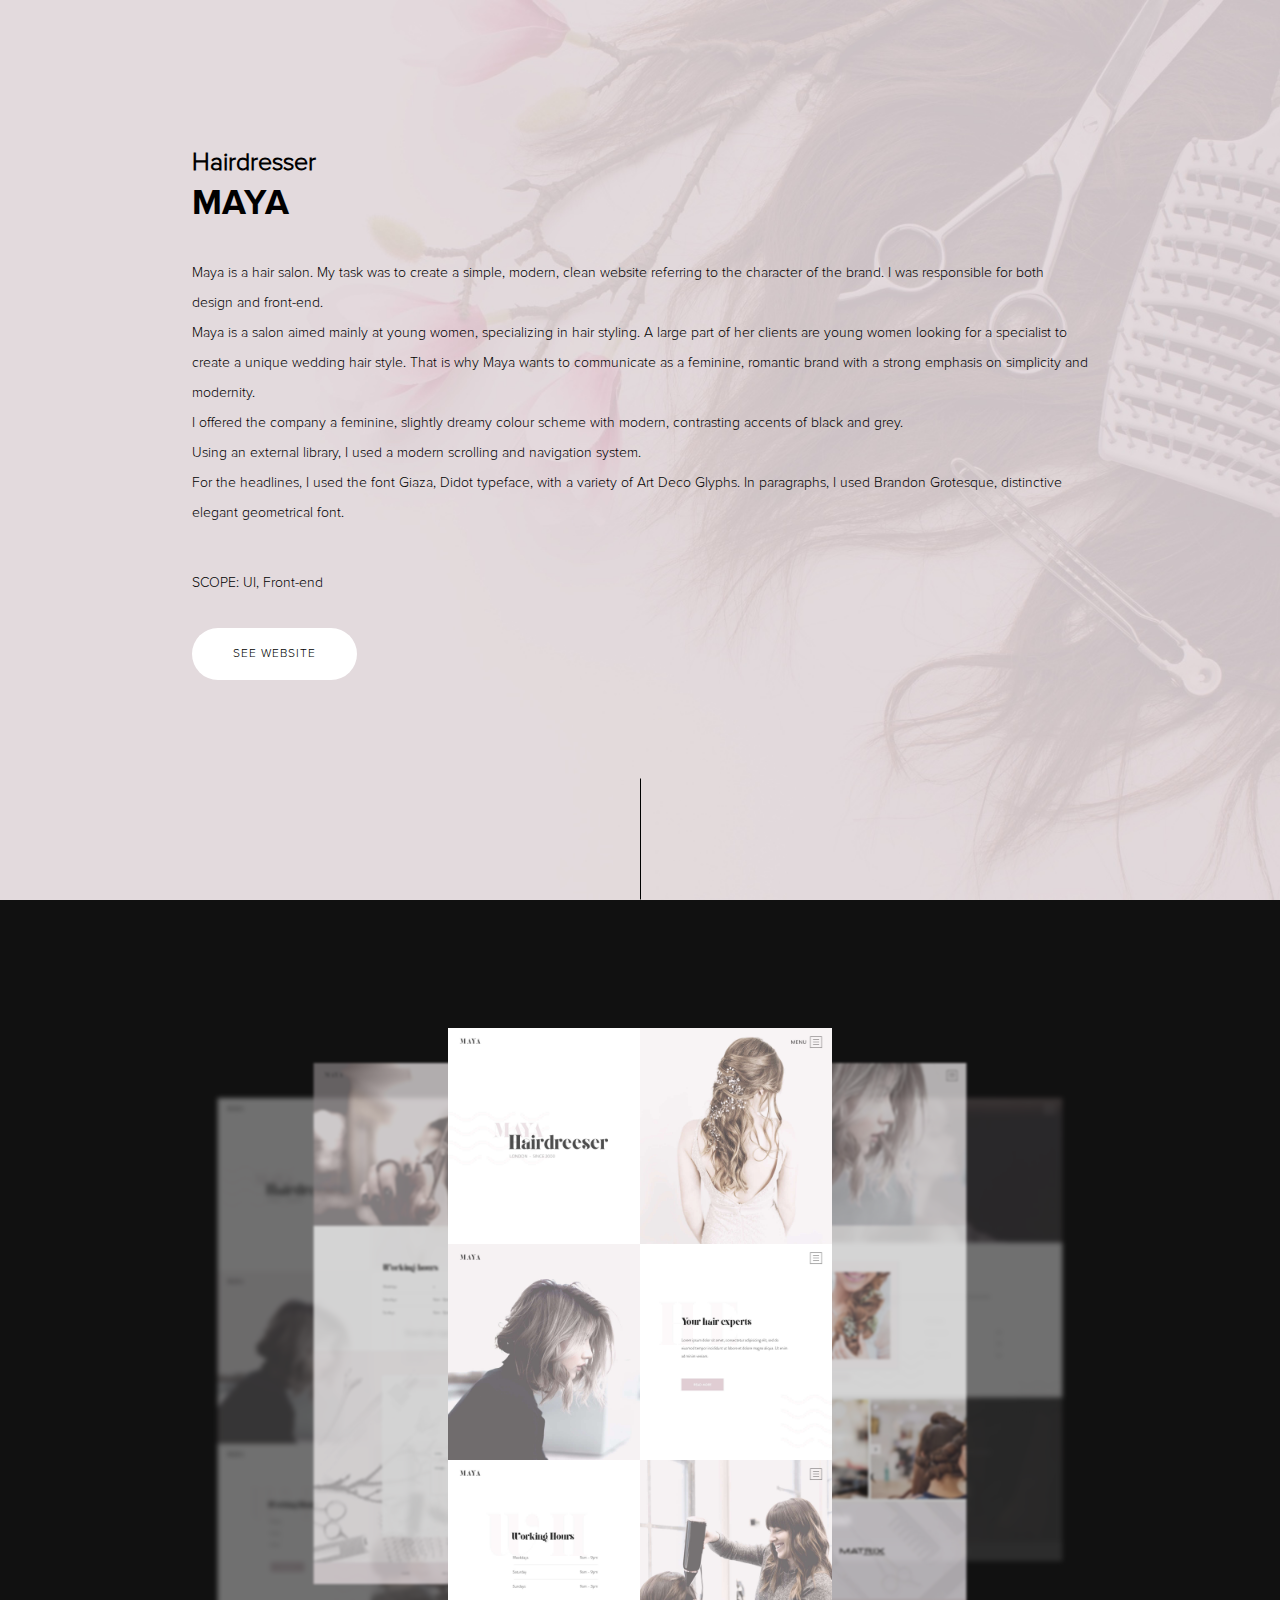
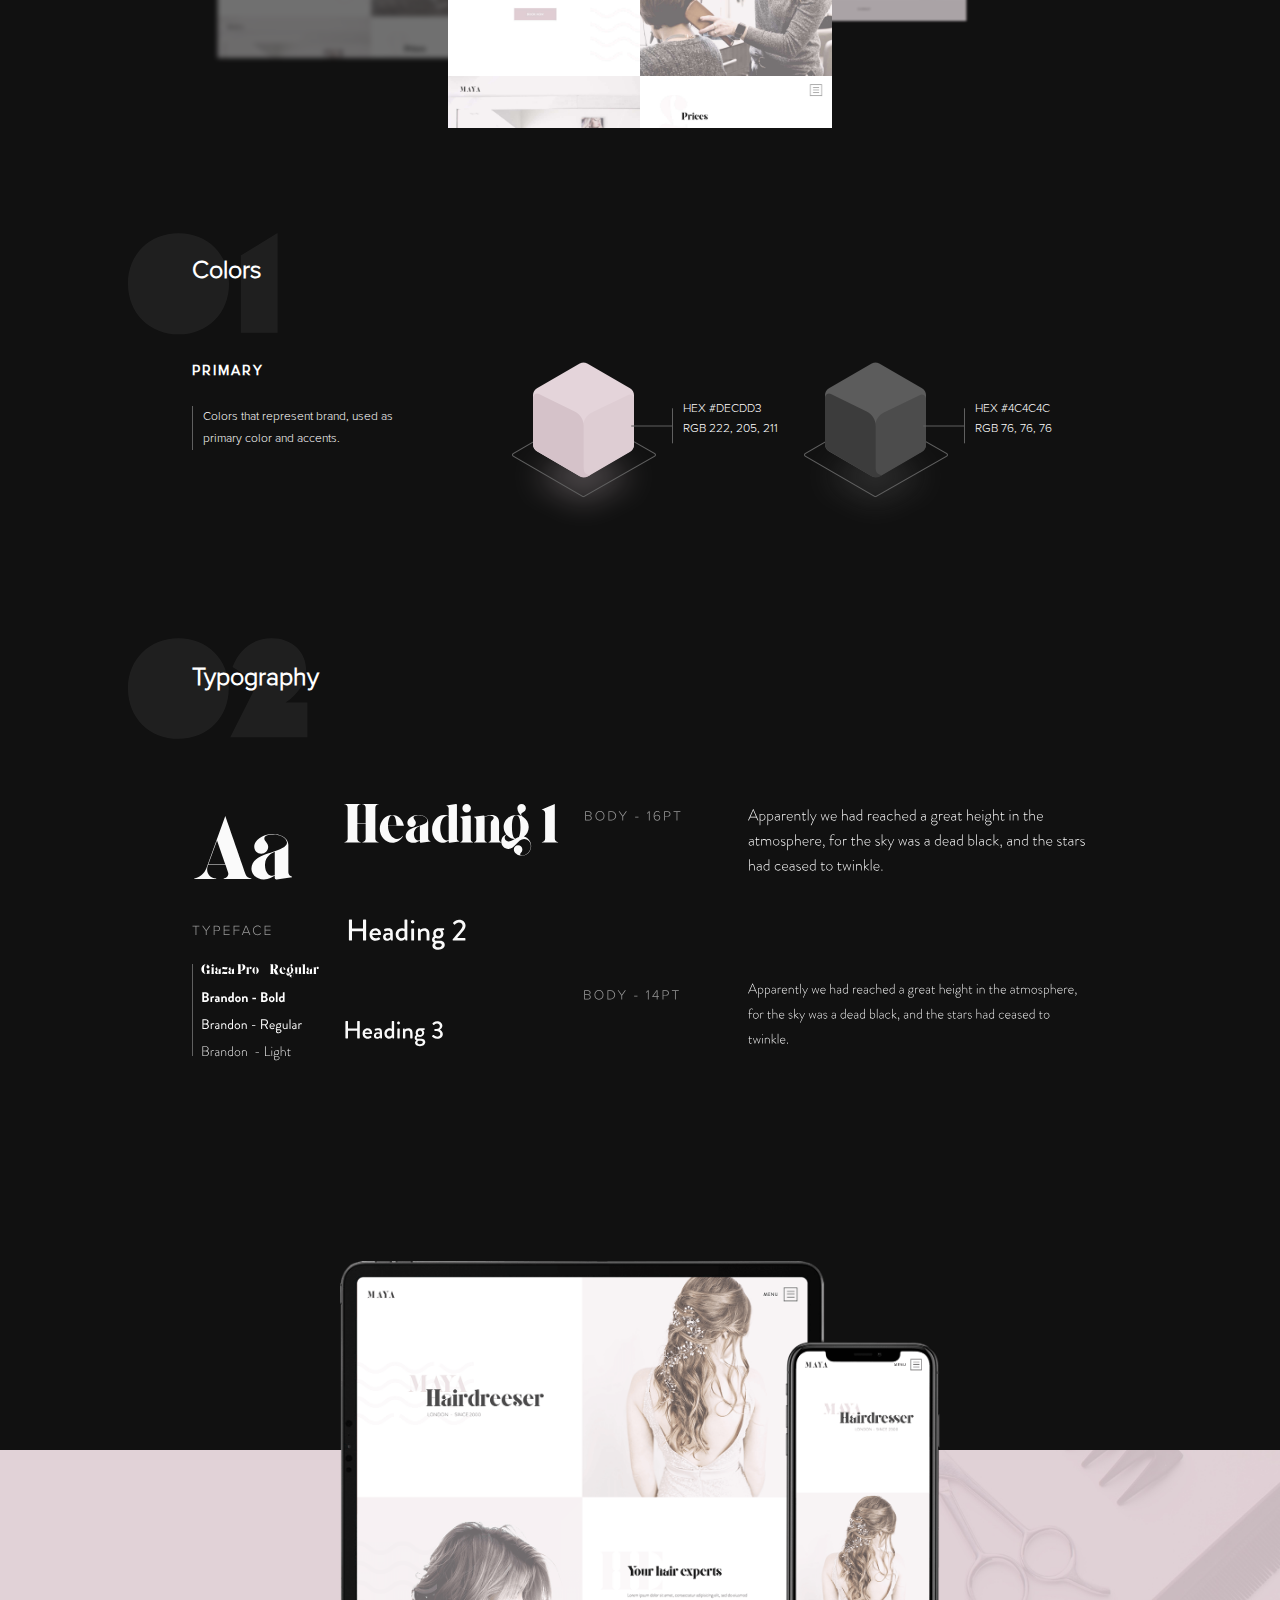
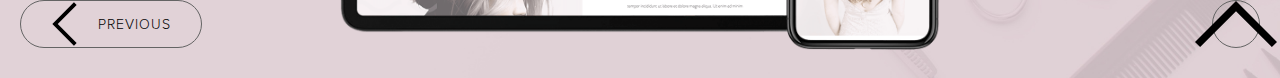
<file: maya.html>
<!DOCTYPE html>
<html lang="en">

<head>
    <meta charset="UTF-8">
    <meta name="viewport" content="width=device-width, initial-scale=1.0">
    <meta http-equiv="X-UA-Compatible" content="ie=edge">
    <title>MAYA</title>
    <link rel="stylesheet" href="./css/index.css">
</head>

<body>
    <div class="case-wrapper">
        <!-- <div class="menu-open">
            <div class="header__top">
                <img src="./Assets/oc_logo.svg" alt="" class="header__logo">
                <div class="header__menu">
                    <img src="./Assets/menu_close.svg" alt="" class="header__menu-icon close">
                </div>
            </div>

            <div class="menu-open__items">
                <a data-menuanchor="about" href="./index.html">ABOUT</a>
                <a data-menuanchor="cajtel" href="./index.html#cajtel">CAJTEL</a>
                <a data-menuanchor="woodland" href="./index.html#woodland">WOODLAND</a>
                <a data-menuanchor="bondex" href="./index.html#bondex">BONDEX</a>
                <a data-menuanchor="maciej" href="./index.html#maciej">MACIEJ</a>
                <a data-menuanchor="brycki" href="./index.html#brycki">BRYCKI</a>
                <a data-menuanchor="spmedia" href="./index.html#spmedia">SPMEDIA</a>
                <a data-menuanchor="maya" href="./index.html#maya">MAYA</a>
                <a data-menuanchor="contact" href="./index.html#contact">CONTACT</a>


            </div>
        </div> -->
        <div class="case-header maya-bg">
            <!-- <div class="menu-icon">
                <img src="./Assets/menu_icon_b.svg" alt="" class="open">
            </div> -->
            <div class="case-text">


                <div class="case-title">
                    <h2 class="black">Hairdresser</h2>
                    <h1 class="black">MAYA</h1>

                </div>
                <p class="black">Maya is a hair salon. My task was to create a simple, modern, clean website referring
                    to the character of the brand. I was responsible for both design and front-end. <br>

                    Maya is a salon aimed mainly at young women, specializing in hair styling. A large part of her
                    clients are young women looking for a specialist to create a unique wedding hair style. That is why
                    Maya wants to communicate as a feminine, romantic brand with a strong emphasis on simplicity and
                    modernity. <br>

                    I offered the company a feminine, slightly dreamy colour scheme with modern, contrasting accents of
                    black and grey.<br>

                    Using an external library, I used a modern scrolling and navigation system.
                    <br>

                    For the headlines, I used the font Giaza, Didot typeface, with a variety of Art Deco Glyphs. In
                    paragraphs, I used Brandon Grotesque, distinctive elegant geometrical font. <br> </p>
                <p class="black">SCOPE: UI, Front-end</p>


                <a href="https://olimpiacc.github.io/Maya/" target="_blank" class="button-see button button-maya">SEE WEBSITE</a>
            </div>
            <img src="./Assets/line_b.svg" alt="" class="line">
        </div>

        <div class="maya-case-slider">

            <div class="carousel">
                <ul class="carousel__list">
                    <li class="carousel__item" data-pos="-2">1</li>
                    <li class="carousel__item" data-pos="-1">2</li>
                    <li class="carousel__item" data-pos="0">3</li>
                    <li class="carousel__item" data-pos="1">4</li>
                    <li class="carousel__item" data-pos="2">5</li>

                </ul>
            </div>
        </div>

        <div class="case-colors">

            <h2>Colors</h2>
            <div class="case-color-box">
                <div class="case-color-box__text">
                    <h3>Primary</h3>
                    <p>Colors that represent brand, used as primary color and accents.</p>
                </div>
                <div class="primary-colors">

                    <img src="./Assets/maya_color1.png" alt="">
                    <div class="primary-colors__codes">
                        <p>HEX #DECDD3


                        </p>
                        <p>RGB 222, 205, 211 </p>
                    </div>
                </div>


                <div class="bg-colors">
                    <!-- <div class="bg-colors__text">
                        <h3>Background</h3>
                        <p>Grayscales that made up the background and text color.</p>
                    </div> -->
                    <img src="./Assets/maya_color2.png" alt="">
                    <div class="bg-colors__codes">
                        <p>HEX #4C4C4C


                        </p>
                        <p>RGB 76, 76, 76</p>
                    </div>
                </div>
            </div>

        </div>

        <dov class="case-typo">
            <h2>Typography</h2>
            <div class="typo-box">
                <img src="./Assets/maya_typo1.svg" alt="">
                <img src="./Assets/maya_typo2.svg" alt="">
                <img src="./Assets/maya_typo3.svg" alt="" class="last-typo">
            </div>
        </dov>

        <div class="footer">
            <img src="./Assets/maya_mockup.png" alt="" class="mockup">
            <img src="./Assets/maya_footer.jpg" alt="" class="footer-bg">
            <div class="footer-buttons">
                <div class="button-left"> <a href="./spmedia.html" class="button-prev black" id="border-black"><img src="./Assets/arrow_prev_b.svg" alt="" class="button-prev-sym"> PREVIOUS
                    
                </a></div>
                <div class="button-right">
                    <!-- <a href="" class="button-next black"id="border-black">NEXT 
            <img src="./Assets/arrow_next_b.svg" alt="" class="button-next-sym">
            
        </a> -->


                    <a href="" class="button-up" id="border-black">
            <img src="./Assets/arrow_up_b.svg" alt="">
        </a></div>




            </div>
        </div>

    </div>




    </div>
    <script src="./js/carousel.js"></script>


    <script src="./js/menu.js"></script>

</body>

</html>
</file>
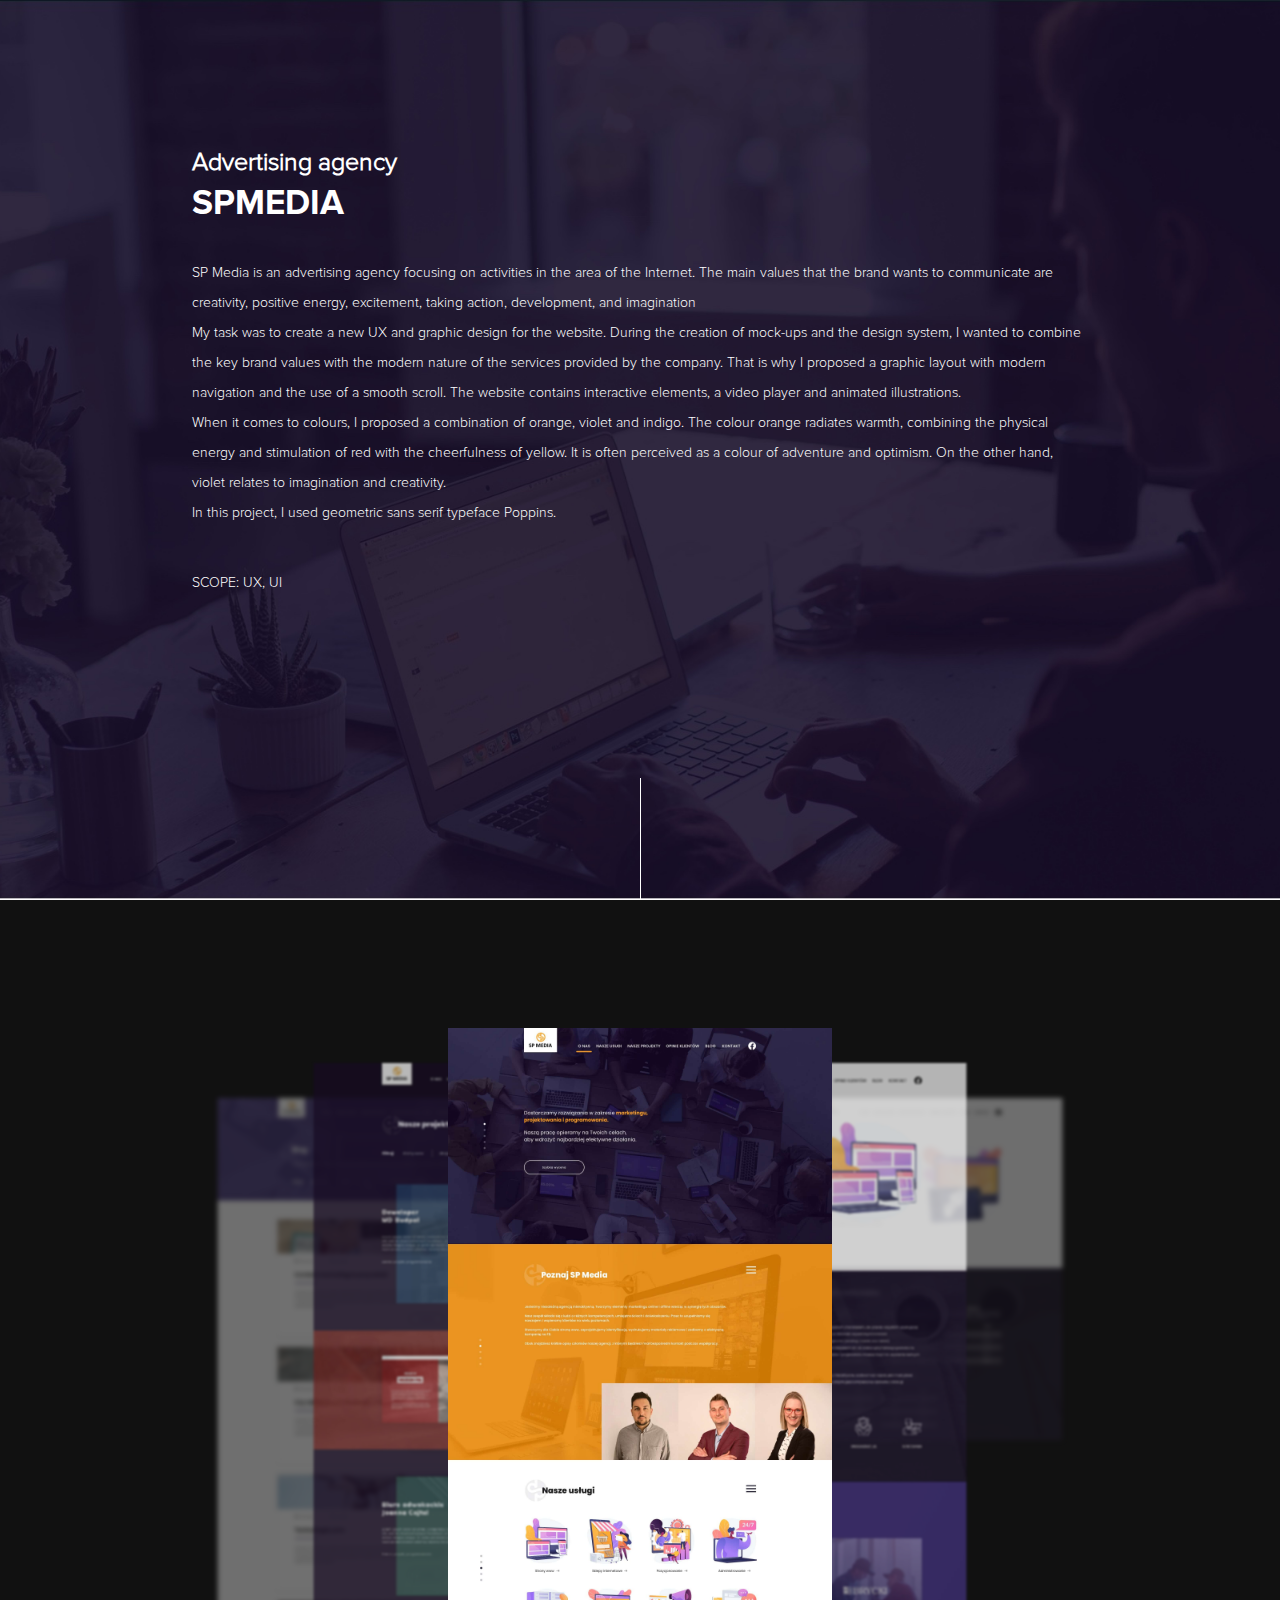
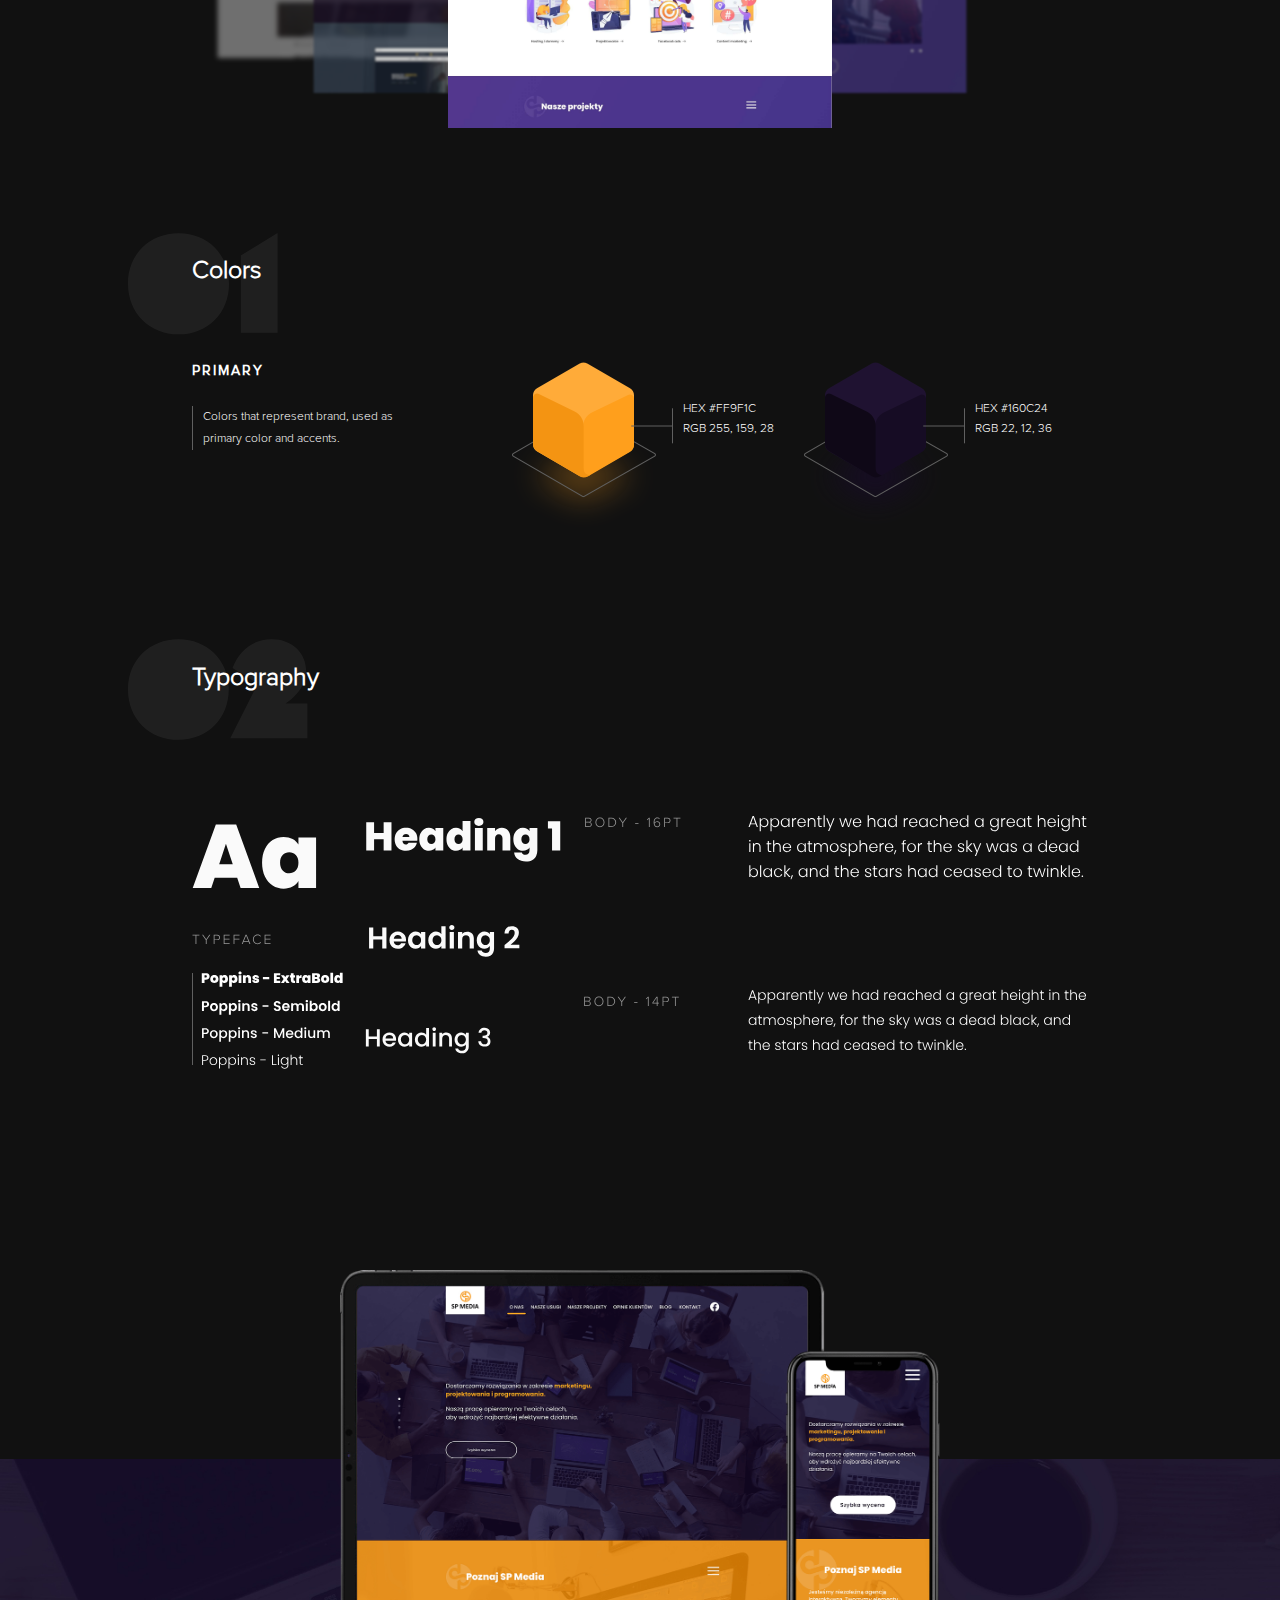
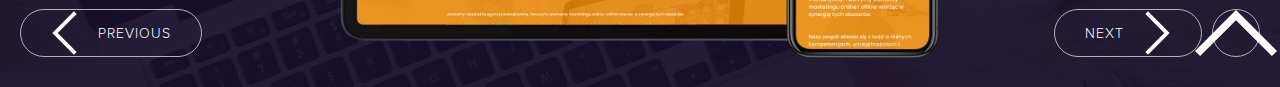
<file: spmedia.html>
<!DOCTYPE html>
<html lang="en">

<head>
    <meta charset="UTF-8">
    <meta name="viewport" content="width=device-width, initial-scale=1.0">
    <meta http-equiv="X-UA-Compatible" content="ie=edge">
    <title>SPMEDIA</title>
    <link rel="stylesheet" href="./css/index.css">
</head>

<body>
    <div class="case-wrapper">
        <!-- <div class="menu-open">
            <div class="header__top">
                <img src="./Assets/oc_logo.svg" alt="" class="header__logo">
                <div class="header__menu">
                    <img src="./Assets/menu_close.svg" alt="" class="header__menu-icon close">
                </div>
            </div>

            <div class="menu-open__items">
                <a data-menuanchor="about" href="./index.html">ABOUT</a>
                <a data-menuanchor="cajtel" href="./index.html#cajtel">CAJTEL</a>
                <a data-menuanchor="woodland" href="./index.html#woodland">WOODLAND</a>
                <a data-menuanchor="bondex" href="./index.html#bondex">BONDEX</a>
                <a data-menuanchor="maciej" href="./index.html#maciej">MACIEJ</a>
                <a data-menuanchor="brycki" href="./index.html#brycki">BRYCKI</a>
                <a data-menuanchor="spmedia" href="./index.html#spmedia">SPMEDIA</a>
                <a data-menuanchor="maya" href="./index.html#maya">MAYA</a>
                <a data-menuanchor="contact" href="./index.html#contact">CONTACT</a>


            </div>
        </div> -->
        <div class="case-header spmedia-bg">
            <!-- <div class="menu-icon">
                <img src="./Assets/menu_icon.svg" alt="" class="open">
            </div> -->
            <div class="case-text">


                <div class="case-title">
                    <h2>Advertising agency</h2>
                    <h1>SPMEDIA</h1>
                </div>
                <p>SP Media is an advertising agency focusing on activities in the area of the Internet. The main values
                    that the brand wants to communicate are creativity, positive energy, excitement, taking action,
                    development, and imagination<br>

                    My task was to create a new UX and graphic design for the website. During the creation of mock-ups
                    and the design system, I wanted to combine the key brand values with the modern nature of the
                    services provided by the company. That is why I proposed a graphic layout with modern navigation and
                    the use of a smooth scroll. The website contains interactive elements, a video player and animated
                    illustrations.<br>

                    When it comes to colours, I proposed a combination of orange, violet and indigo. The colour orange
                    radiates warmth, combining the physical energy and stimulation of red with the cheerfulness of
                    yellow. It is often perceived as a colour of adventure and optimism. On the other hand, violet
                    relates to imagination and creativity.<br>

                    In this project, I used geometric sans serif typeface Poppins.</p>
                <p>SCOPE: UX, UI</p>
                <!-- <a href="" class="button-see button">SEE WEBSITE</a> -->
            </div>
            <img src="./Assets/line.svg" alt="" class="line">
        </div>

        <div class="spmedia-case-slider">

            <div class="carousel">
                <ul class="carousel__list">
                    <li class="carousel__item" data-pos="-2">1</li>
                    <li class="carousel__item" data-pos="-1">2</li>
                    <li class="carousel__item" data-pos="0">3</li>
                    <li class="carousel__item" data-pos="1">4</li>
                    <li class="carousel__item" data-pos="2">5</li>

                </ul>
            </div>
        </div>

        <div class="case-colors">

            <h2>Colors</h2>
            <div class="case-color-box">
                <div class="case-color-box__text">
                    <h3>Primary</h3>
                    <p>Colors that represent brand, used as primary color and accents.</p>
                </div>
                <div class="primary-colors">

                    <img src="./Assets/spmedia_color1.png" alt="">
                    <div class="primary-colors__codes">
                        <p>HEX #FF9F1C

                        </p>
                        <p>RGB 255, 159, 28 </p>
                    </div>
                </div>


                <div class="bg-colors">
                    <!-- <div class="bg-colors__text">
                        <h3>Background</h3>
                        <p>Grayscales that made up the background and text color.</p>
                    </div> -->
                    <img src="./Assets/spmedia_color2.png" alt="">
                    <div class="bg-colors__codes">
                        <p>HEX #160C24

                        </p>
                        <p>RGB 22, 12, 36</p>
                    </div>
                </div>
            </div>

        </div>

        <dov class="case-typo">
            <h2>Typography</h2>
            <div class="typo-box">
                <img src="./Assets/spmedia_typo1.svg" alt="">
                <img src="./Assets/spmedia_typo2.svg" alt="">
                <img src="./Assets/spmedia_typo3.svg" alt="" class="last-typo">
            </div>
        </dov>

        <div class="footer">
            <img src="./Assets/spmedia_mockup.png" alt="" class="mockup">
            <img src="./Assets/spmedia_footer.jpg" alt="" class="footer-bg">
            <div class="footer-buttons">
                <div class="button-left"> <a href="./brycki.html" class="button-prev"><img src="./Assets/arrow_prev.svg" alt="" class="button-prev-sym"> PREVIOUS
                    
                </a></div>
                <div class="button-right">
                    <a href="./maya.html" class="button-next">NEXT 
            <img src="./Assets/arrow_next.svg" alt="" class="button-next-sym">
        </a>


                    <a href="" class="button-up">
            <img src="./Assets/arrow_up.svg" alt="">
        </a></div>




            </div>
        </div>

    </div>




    </div>
    <script src="./js/carousel.js"></script>
    <script src="./js/menu.js"></script>

</body>

</html>
</file>
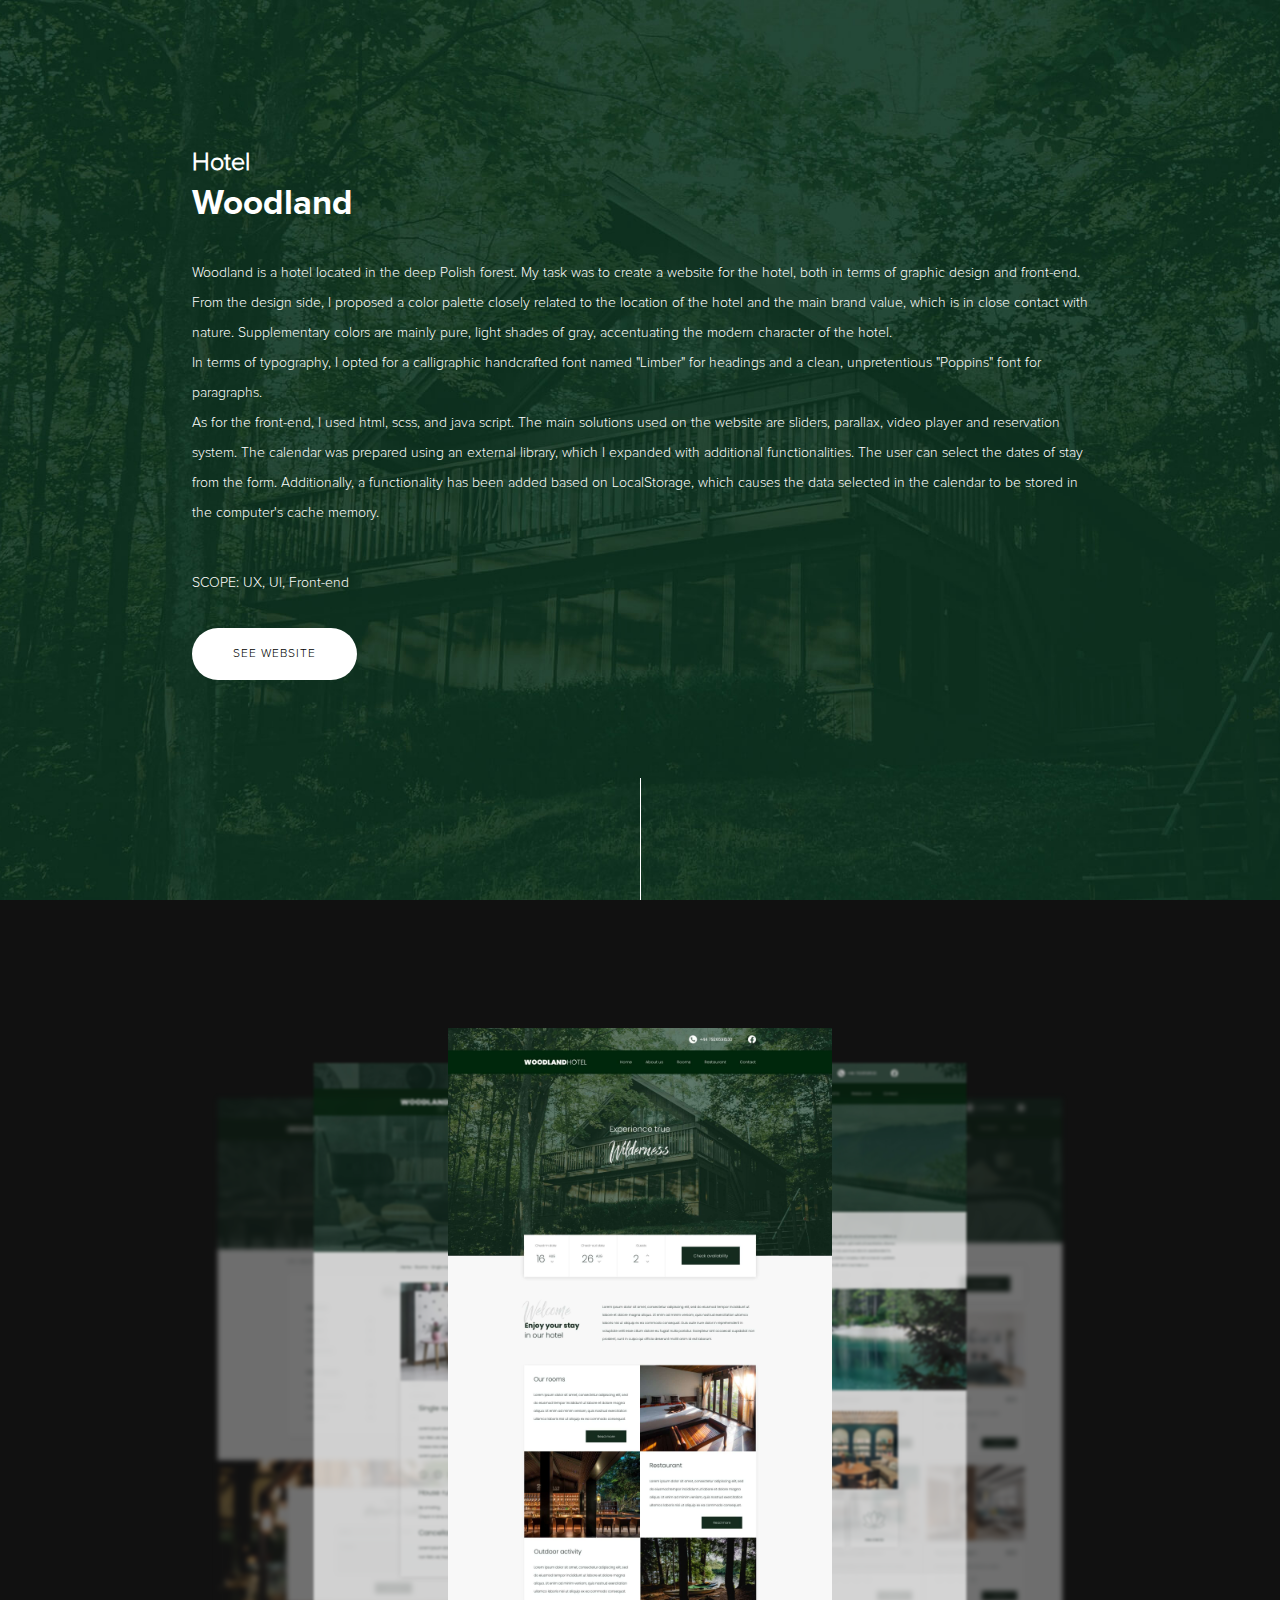
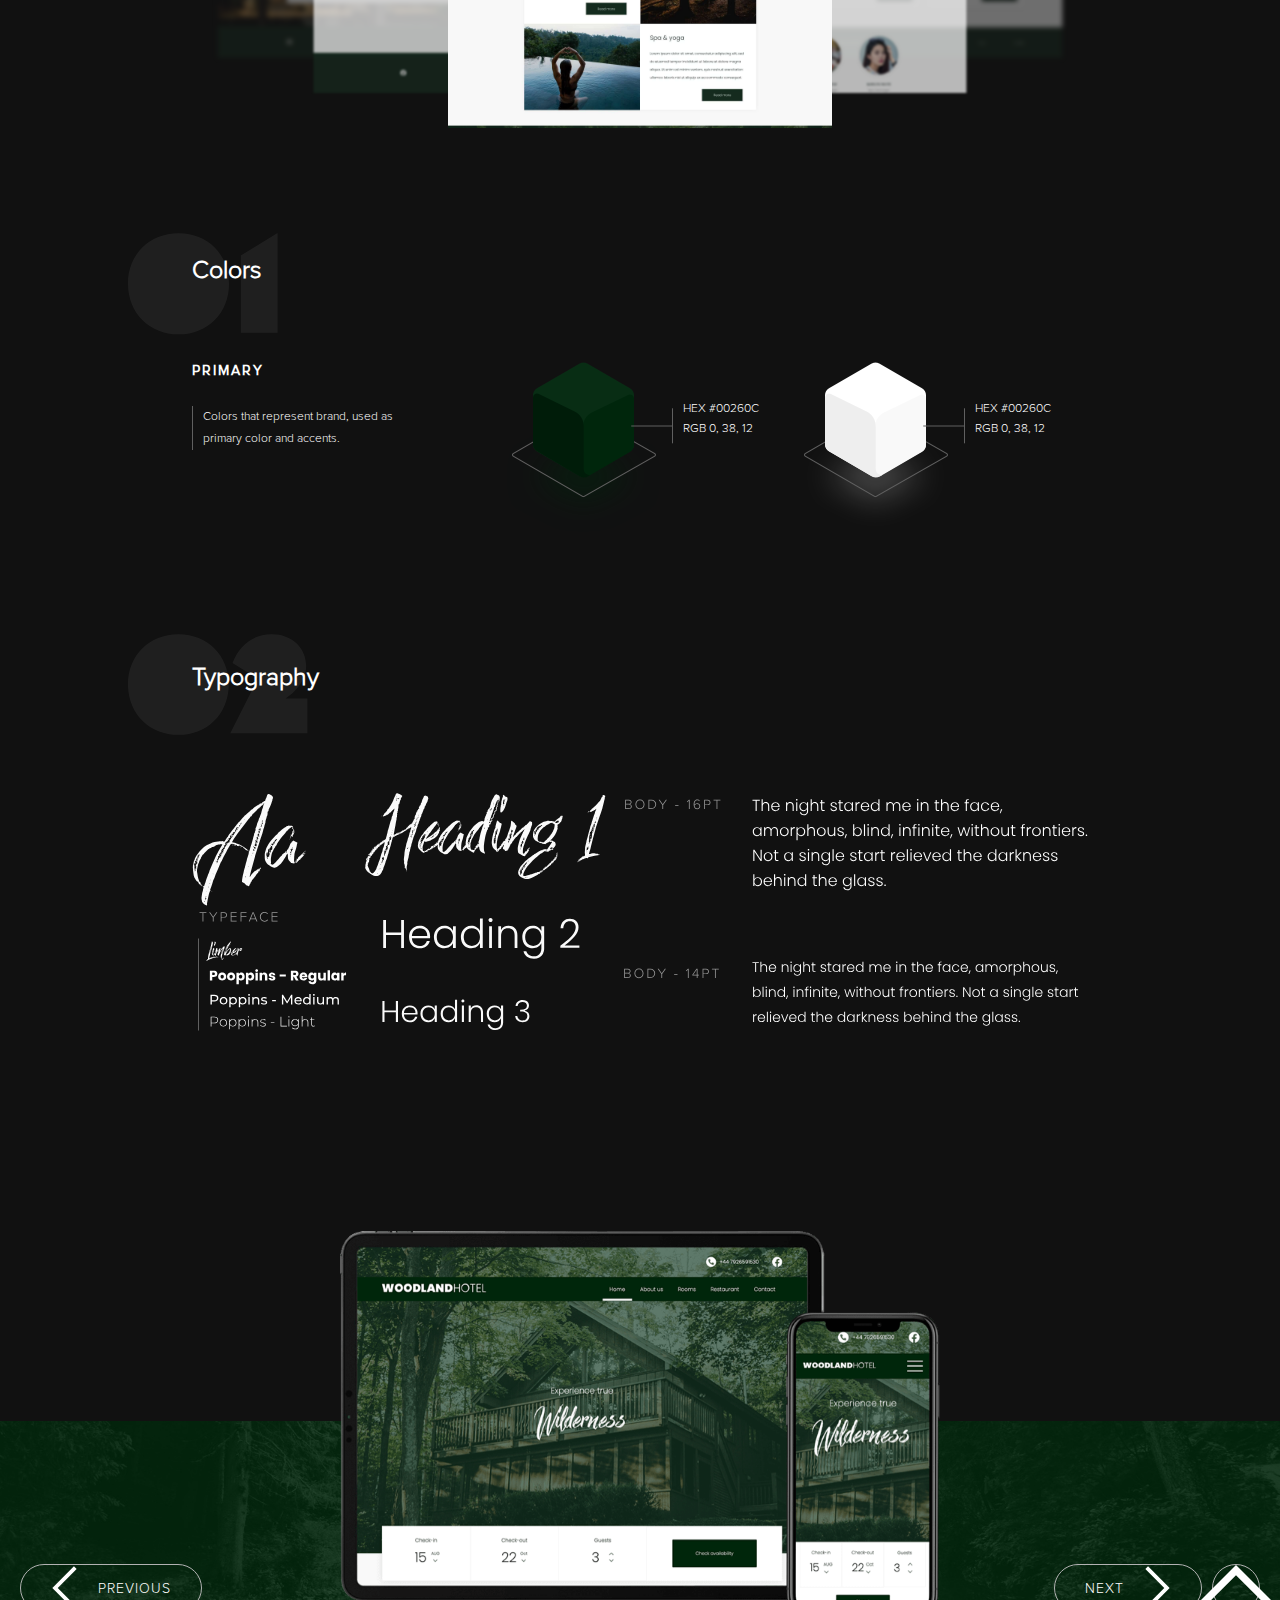
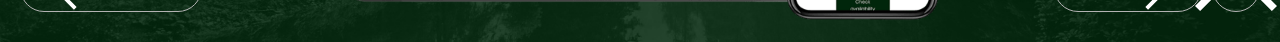
<file: woodland.html>
<!DOCTYPE html>
<html lang="en">

<head>
    <meta charset="UTF-8">
    <meta name="viewport" content="width=device-width, initial-scale=1.0">
    <meta http-equiv="X-UA-Compatible" content="ie=edge">
    <title>Woodland</title>
    <link rel="stylesheet" href="./css/index.css">
</head>

<body>
    <div class="case-wrapper">
        <!-- <div class="menu-open">
            <div class="header__top">
                <img src="./Assets/oc_logo.svg" alt="" class="header__logo">
                <div class="header__menu">
                    <img src="./Assets/menu_close.svg" alt="" class="header__menu-icon close">
                </div>
            </div>

            <div class="menu-open__items">
                <a data-menuanchor="about" href="./index.html">ABOUT</a>
                <a data-menuanchor="cajtel" href="./index.html#cajtel">CAJTEL</a>
                <a data-menuanchor="woodland" href="./index.html#woodland">WOODLAND</a>
                <a data-menuanchor="bondex" href="./index.html#bondex">BONDEX</a>
                <a data-menuanchor="maciej" href="./index.html#maciej">MACIEJ</a>
                <a data-menuanchor="brycki" href="./index.html#brycki">BRYCKI</a>
                <a data-menuanchor="spmedia" href="./index.html#spmedia">SPMEDIA</a>
                <a data-menuanchor="maya" href="./index.html#maya">MAYA</a>
                <a data-menuanchor="contact" href="./index.html#contact">CONTACT</a>


            </div>
        </div> -->
        <div class="case-header woodland-bg">
            <!-- <div class="menu-icon">
                <img src="./Assets/menu_icon.svg" alt="" class="open">
            </div> -->
            <div class="case-text">


                <div class="case-title">
                    <h2>Hotel</h2>
                    <h1>Woodland</h1>
                </div>
                <p>Woodland is a hotel located in the deep Polish forest. My task was to create a website for the hotel,
                    both in terms of graphic design and front-end.<br>

                    From the design side, I proposed a color palette closely related to the location of the hotel and
                    the main brand value, which is in close contact with nature. Supplementary colors are mainly pure,
                    light shades of gray, accentuating the modern character of the hotel.
                    <br>

                    In terms of typography, I opted for a calligraphic handcrafted font named "Limber" for headings and
                    a clean, unpretentious "Poppins" font for paragraphs.<br>

                    As for the front-end, I used html, scss, and java script. The main solutions used on the website are
                    sliders, parallax, video player and reservation system. The calendar was prepared using an external
                    library, which I expanded with additional functionalities. The user can select the dates of stay
                    from the form. Additionally, a functionality has been added based on LocalStorage, which causes the
                    data selected in the calendar to be stored in the computer's cache memory.</p>
                <p>SCOPE: UX, UI, Front-end</p>
                <a href="https://olimpiacc.github.io/Woodland/" target="_blank" class="button-see button button-woodland">SEE WEBSITE</a>
            </div>
            <img src="./Assets/line.svg" alt="" class="line">
        </div>

        <div class="woodland-case-slider">

            <div class="carousel">
                <ul class="carousel__list">
                    <li class="carousel__item" data-pos="-2">1</li>
                    <li class="carousel__item" data-pos="-1">2</li>
                    <li class="carousel__item" data-pos="0">3</li>
                    <li class="carousel__item" data-pos="1">4</li>
                    <li class="carousel__item" data-pos="2">5</li>
                </ul>
            </div>
        </div>

        <div class="case-colors">

            <h2>Colors</h2>
            <div class="case-color-box">
                <div class="case-color-box__text">
                    <h3>Primary</h3>
                    <p>Colors that represent brand, used as primary color and accents.</p>
                </div>
                <div class="primary-colors">

                    <img src="./Assets/woodland_color1.png" alt="">
                    <div class="primary-colors__codes">
                        <p>HEX #00260C</p>
                        <p>RGB 0, 38, 12</p>
                    </div>
                </div>


                <div class="bg-colors">

                    <img src="./Assets/woodland-color2.png" alt="">
                    <div class="bg-colors__codes">
                        <p>HEX #00260C</p>
                        <p>RGB 0, 38, 12</p>
                    </div>
                </div>
            </div>

        </div>

        <dov class="case-typo">
            <h2>Typography</h2>
            <div class="typo-box">
                <img src="./Assets/Typeface_Limber.svg" alt="">
                <img src="./Assets/Heading_Limber.svg" alt="">
                <img src="./Assets/Body_Limber.svg" alt="" class="last-typo">
            </div>
        </dov>

        <div class="footer">
            <img src="./Assets/woodland-mockup.png" alt="" class="mockup">
            <img src="./Assets/woodland_footer.jpg" alt="" class="footer-bg">
            <div class="footer-buttons">
                <div class="button-left"> <a href="./cajtel.html" class="button-prev"><img src="./Assets/arrow_prev.svg" alt="" class="button-prev-sym"> PREVIOUS
                    
                </a></div>
                <div class="button-right">
                    <a href="./bondex.html" class="button-next">NEXT 
            <img src="./Assets/arrow_next.svg" alt="" class="button-next-sym">
        </a>


                    <a href="" class="button-up">
            <img src="./Assets/arrow_up.svg" alt="">
        </a></div>




            </div>
        </div>

    </div>




    </div>
    <script src="./js/carousel.js"></script>
    <script src="./js/menu.js"></script>

</body>

</html>
</file>
